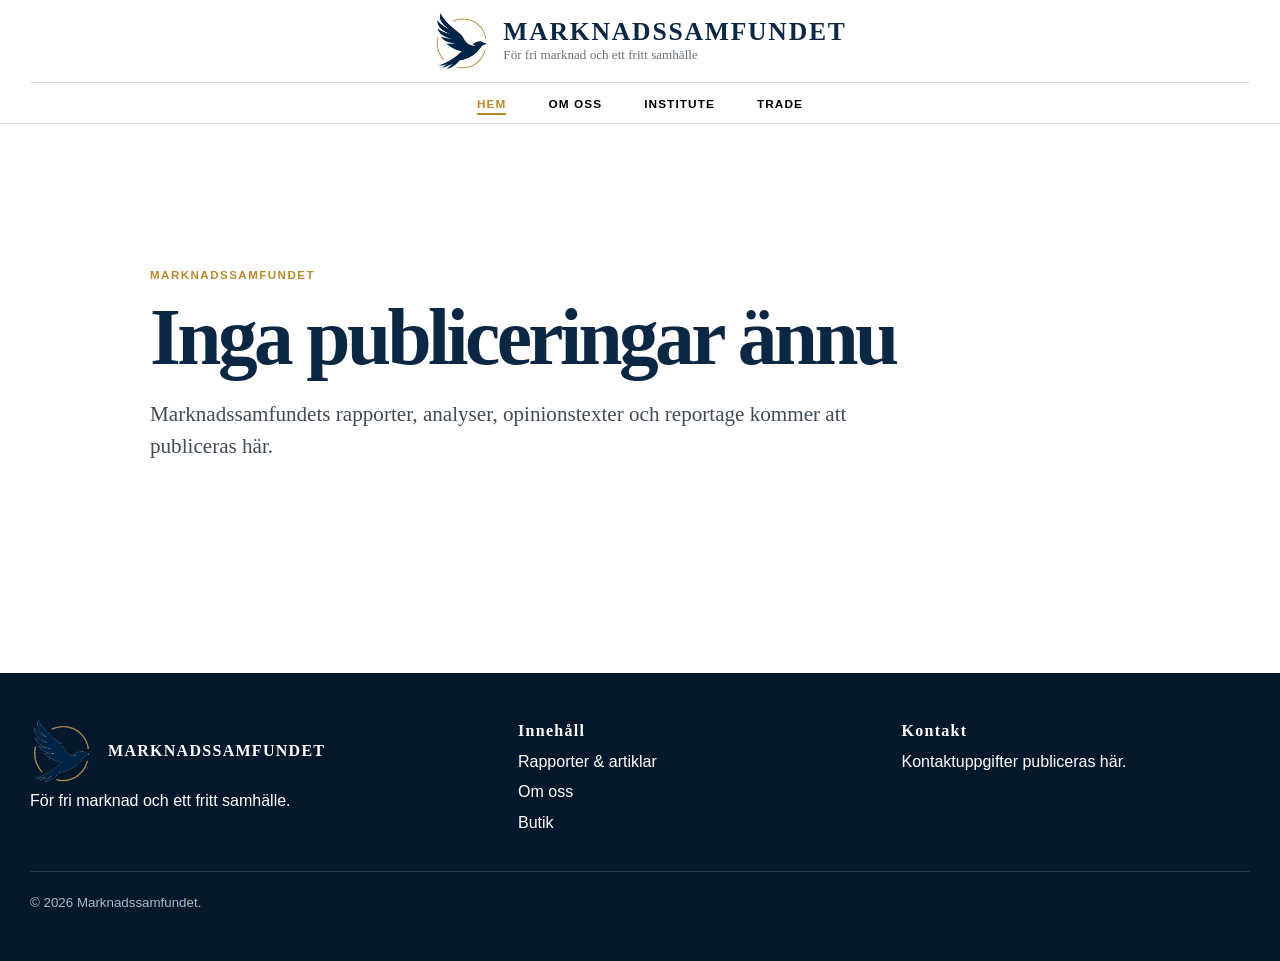
<file: index.html>
<!doctype html><html lang="sv"><head><meta charset="utf-8"><meta name="viewport" content="width=device-width,initial-scale=1"><meta name="description" content="Marknadssamfundet – För fri marknad och ett fritt samhälle."><title>Marknadssamfundet</title><link rel="icon" type="image/png" href="assets/favicon.png"><link rel="stylesheet" href="styles.css"></head><body><header class="masthead"><div class="wrap identity"><a href="index.html" aria-label="Marknadssamfundet, startsida"><img src="assets/mark-icon.png" alt=""></a><div class="identity-copy"><div class="identity-name">Marknadssamfundet</div><div class="identity-tagline">För fri marknad och ett fritt samhälle</div></div></div><button class="menu-toggle" aria-expanded="false" aria-controls="main-nav">Meny</button><nav id="main-nav" class="main-nav wrap" aria-label="Huvudmeny"><a href="index.html" class="active">Hem</a><a href="om.html">Om oss</a><a href="institute.html">Institute</a><a href="trade.html">Trade</a></nav></header><main class="page"><section class="wrap empty-state"><span class="kicker">Marknadssamfundet</span><h1>Inga publiceringar ännu</h1><p class="lead">Marknadssamfundets rapporter, analyser, opinionstexter och reportage kommer att publiceras här.</p></section></main><footer class="footer"><div class="wrap"><div class="footer-grid"><div><div class="footer-brand"><img src="assets/mark-icon.png" alt=""><strong>MARKNADSSAMFUNDET</strong></div><p>För fri marknad och ett fritt samhälle.</p></div><div><strong>Innehåll</strong><p><a href="arkiv.html">Rapporter & artiklar</a></p><p><a href="om.html">Om oss</a></p><p><a href="butik.html">Butik</a></p></div><div><strong>Kontakt</strong><p>Kontaktuppgifter publiceras här.</p></div></div><div class="legal"><small>© 2026 Marknadssamfundet.</small></div></div></footer><script src="script.js"></script></body></html>
</file>
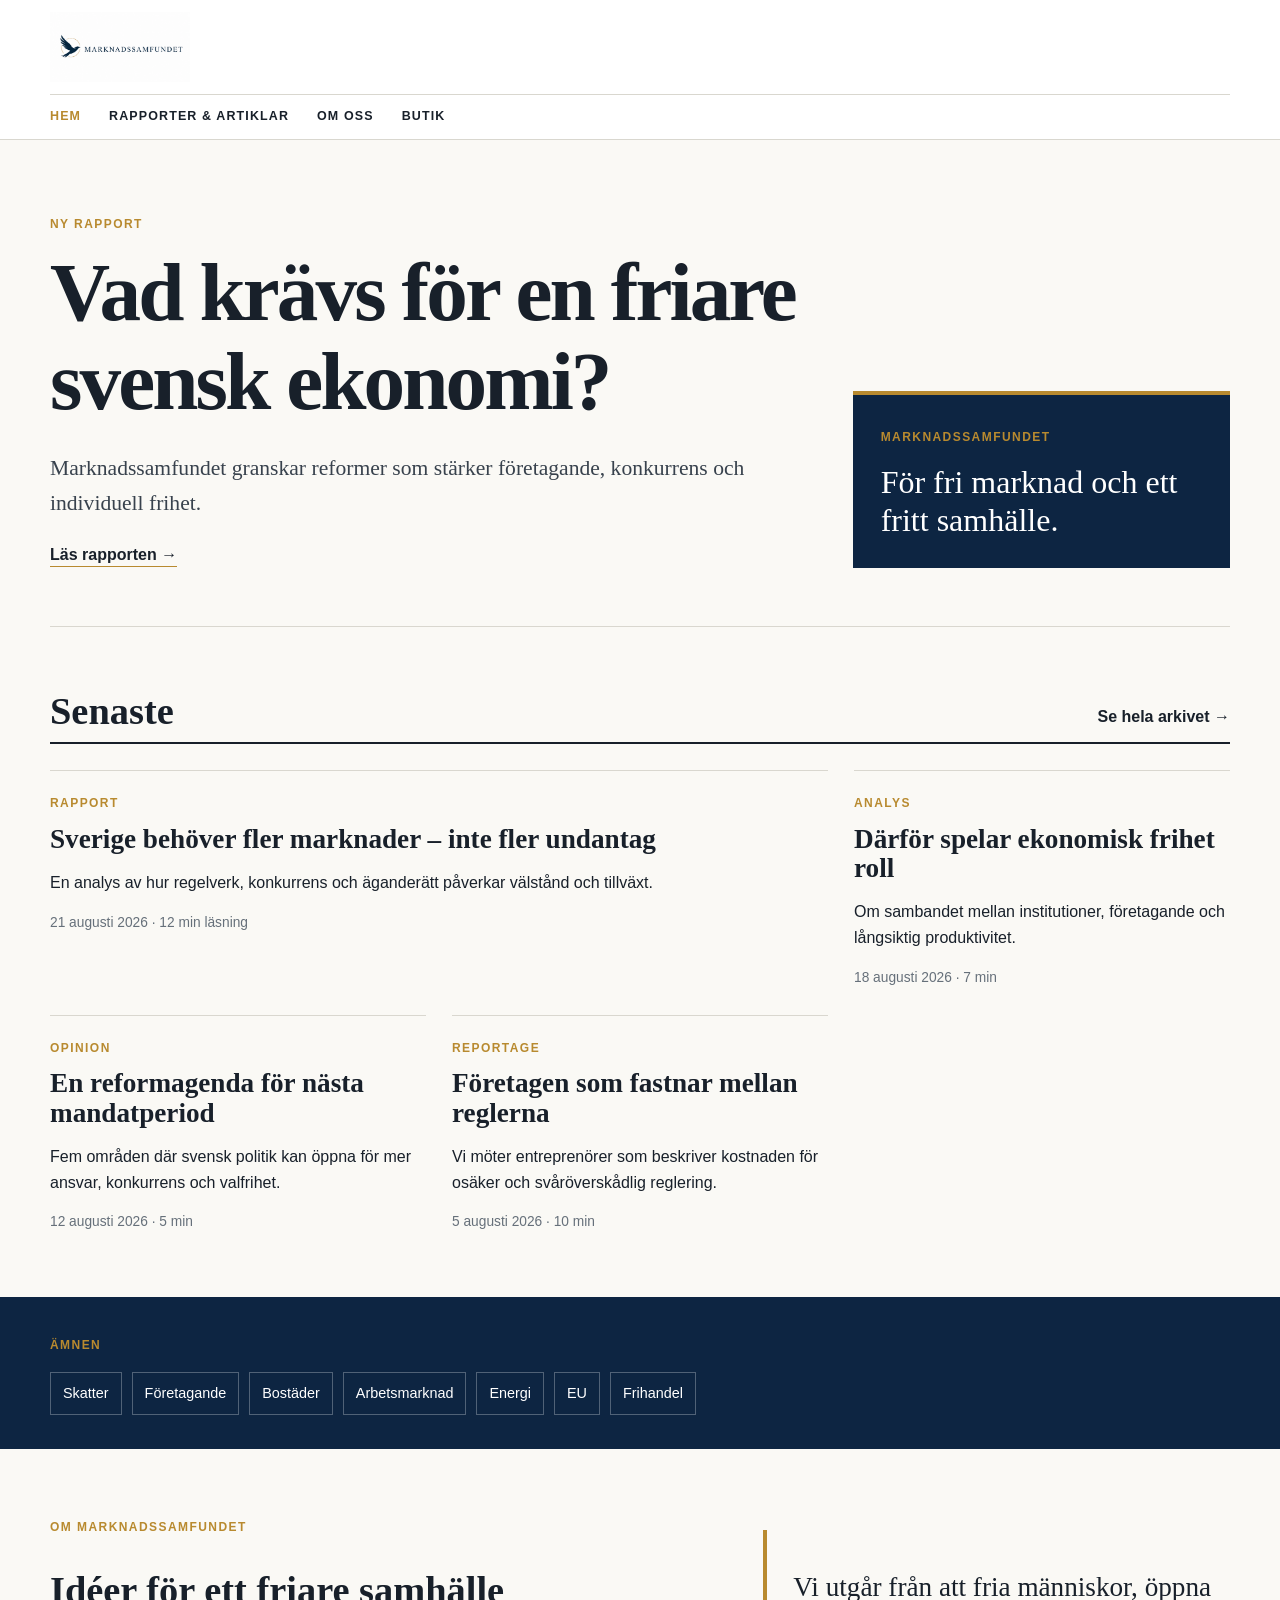
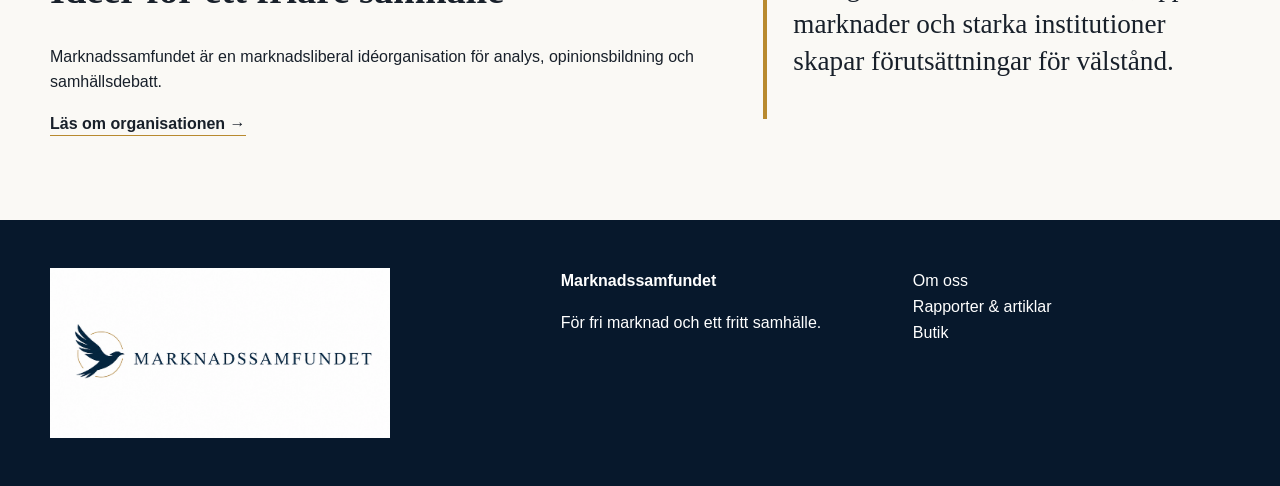
<file: marknadssamfundet-site-v1/index.html>
<!doctype html>
<html lang="sv">
<head>
  <meta charset="utf-8">
  <meta name="viewport" content="width=device-width, initial-scale=1">
  <meta name="description" content="Marknadssamfundet – För fri marknad och ett fritt samhälle.">
  <title>Marknadssamfundet</title>
  <link rel="stylesheet" href="styles.css">
</head>
<body>
  <header class="site-header">
    <div class="topbar">
      <a class="brand" href="index.html" aria-label="Marknadssamfundet, startsida">
        <img src="assets/logo-short.png" alt="Marknadssamfundet">
      </a>
      <button class="menu-toggle" aria-expanded="false" aria-controls="main-nav">Meny</button>
    </div>
    <nav id="main-nav" class="main-nav" aria-label="Huvudmeny">
      <a class="active" href="index.html">Hem</a>
      <a href="arkiv.html">Rapporter & artiklar</a>
      <a href="om.html">Om oss</a>
      <a href="butik.html">Butik</a>
    </nav>
  </header>

  <main>
    <section class="hero wrap">
      <div class="hero-copy">
        <span class="eyebrow">Ny rapport</span>
        <h1>Vad krävs för en friare svensk ekonomi?</h1>
        <p class="lead">Marknadssamfundet granskar reformer som stärker företagande, konkurrens och individuell frihet.</p>
        <a class="text-link" href="artikel.html">Läs rapporten <span aria-hidden="true">→</span></a>
      </div>
      <aside class="hero-panel">
        <span class="section-label">Marknadssamfundet</span>
        <blockquote>För fri marknad och ett fritt samhälle.</blockquote>
      </aside>
    </section>

    <section class="wrap section">
      <div class="section-heading">
        <h2>Senaste</h2>
        <a href="arkiv.html">Se hela arkivet →</a>
      </div>

      <div class="news-grid">
        <article class="card card-featured">
          <span class="tag">Rapport</span>
          <h3><a href="artikel.html">Sverige behöver fler marknader – inte fler undantag</a></h3>
          <p>En analys av hur regelverk, konkurrens och äganderätt påverkar välstånd och tillväxt.</p>
          <div class="meta">21 augusti 2026 · 12 min läsning</div>
        </article>

        <article class="card">
          <span class="tag">Analys</span>
          <h3><a href="artikel.html">Därför spelar ekonomisk frihet roll</a></h3>
          <p>Om sambandet mellan institutioner, företagande och långsiktig produktivitet.</p>
          <div class="meta">18 augusti 2026 · 7 min</div>
        </article>

        <article class="card">
          <span class="tag">Opinion</span>
          <h3><a href="artikel.html">En reformagenda för nästa mandatperiod</a></h3>
          <p>Fem områden där svensk politik kan öppna för mer ansvar, konkurrens och valfrihet.</p>
          <div class="meta">12 augusti 2026 · 5 min</div>
        </article>

        <article class="card">
          <span class="tag">Reportage</span>
          <h3><a href="artikel.html">Företagen som fastnar mellan reglerna</a></h3>
          <p>Vi möter entreprenörer som beskriver kostnaden för osäker och svåröverskådlig reglering.</p>
          <div class="meta">5 augusti 2026 · 10 min</div>
        </article>
      </div>
    </section>

    <section class="topic-strip">
      <div class="wrap">
        <span class="section-label">Ämnen</span>
        <div class="topics">
          <a href="arkiv.html?q=skatter">Skatter</a>
          <a href="arkiv.html?q=foretagande">Företagande</a>
          <a href="arkiv.html?q=bostader">Bostäder</a>
          <a href="arkiv.html?q=arbetsmarknad">Arbetsmarknad</a>
          <a href="arkiv.html?q=energi">Energi</a>
          <a href="arkiv.html?q=eu">EU</a>
          <a href="arkiv.html?q=handel">Frihandel</a>
        </div>
      </div>
    </section>

    <section class="wrap section split">
      <div>
        <span class="eyebrow">Om Marknadssamfundet</span>
        <h2>Idéer för ett friare samhälle</h2>
        <p>Marknadssamfundet är en marknadsliberal idéorganisation för analys, opinionsbildning och samhällsdebatt.</p>
        <a class="text-link" href="om.html">Läs om organisationen →</a>
      </div>
      <div class="quote-box">
        <p>Vi utgår från att fria människor, öppna marknader och starka institutioner skapar förutsättningar för välstånd.</p>
      </div>
    </section>
  </main>

  <footer class="site-footer">
    <div class="wrap footer-grid">
      <div>
        <img class="footer-logo" src="assets/logo-short.png" alt="Marknadssamfundet">
      </div>
      <div>
        <strong>Marknadssamfundet</strong>
        <p>För fri marknad och ett fritt samhälle.</p>
      </div>
      <div>
        <a href="om.html">Om oss</a><br>
        <a href="arkiv.html">Rapporter & artiklar</a><br>
        <a href="butik.html">Butik</a>
      </div>
    </div>
  </footer>

  <script src="script.js"></script>
</body>
</html>
</file>
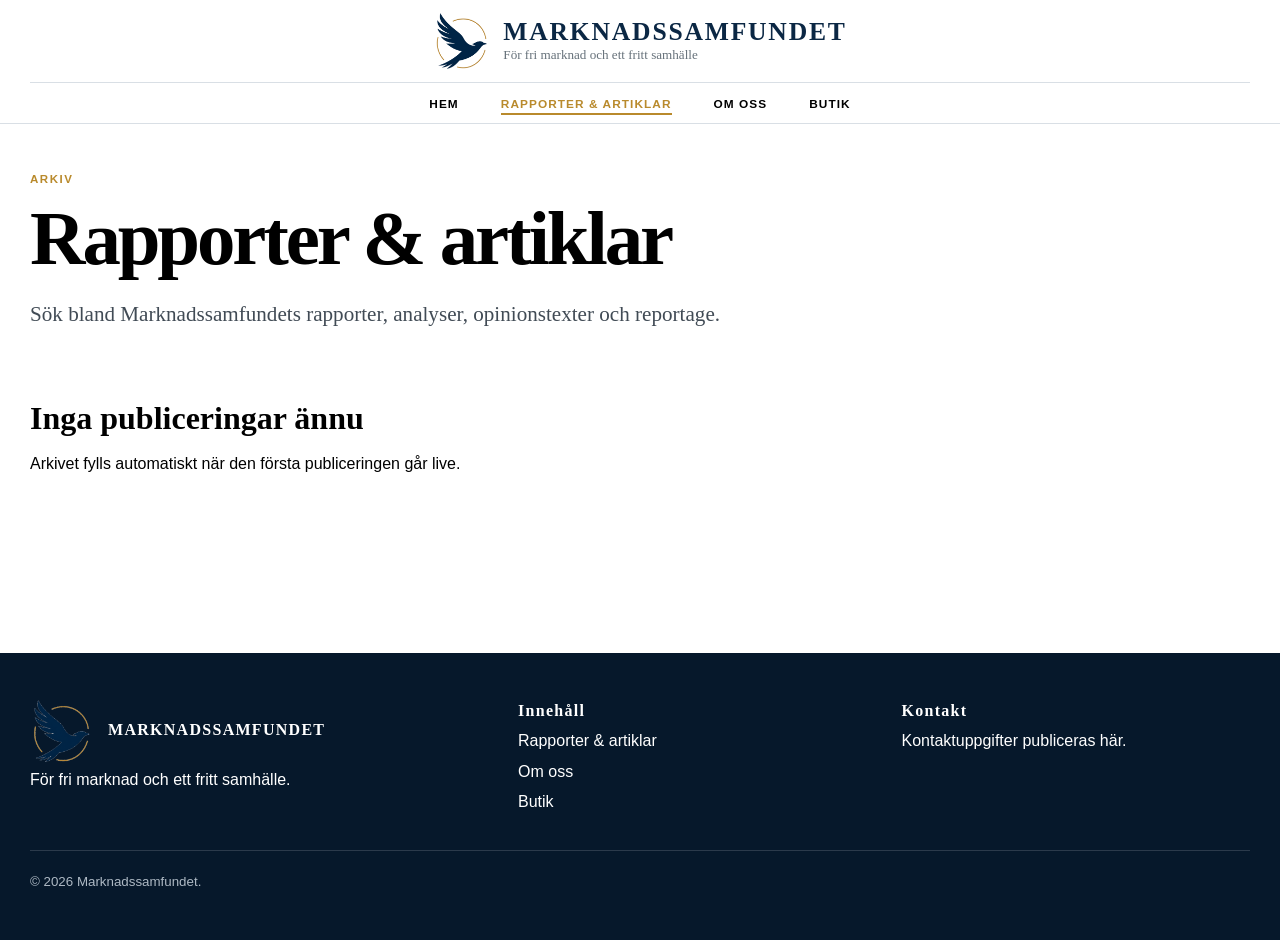
<file: arkiv.html>
<!doctype html><html lang="sv"><head><meta charset="utf-8"><meta name="viewport" content="width=device-width,initial-scale=1"><meta name="description" content="Marknadssamfundet – För fri marknad och ett fritt samhälle."><title>Rapporter & artiklar – Marknadssamfundet</title><link rel="icon" type="image/png" href="assets/favicon.png"><link rel="stylesheet" href="styles.css"></head><body><header class="masthead"><div class="wrap identity"><a href="index.html" aria-label="Marknadssamfundet, startsida"><img src="assets/mark-icon.png" alt=""></a><div class="identity-copy"><div class="identity-name">Marknadssamfundet</div><div class="identity-tagline">För fri marknad och ett fritt samhälle</div></div></div><button class="menu-toggle" aria-expanded="false" aria-controls="main-nav">Meny</button><nav id="main-nav" class="main-nav wrap" aria-label="Huvudmeny"><a href="index.html">Hem</a><a href="arkiv.html" class="active">Rapporter & artiklar</a><a href="om.html">Om oss</a><a href="butik.html">Butik</a></nav></header><main class="page"><div class="wrap"><header class="archive-header"><span class="kicker">Arkiv</span><h1>Rapporter & artiklar</h1><p class="lead">Sök bland Marknadssamfundets rapporter, analyser, opinionstexter och reportage.</p></header><section class="archive-empty"><h2>Inga publiceringar ännu</h2><p>Arkivet fylls automatiskt när den första publiceringen går live.</p></section></div></main><footer class="footer"><div class="wrap"><div class="footer-grid"><div><div class="footer-brand"><img src="assets/mark-icon.png" alt=""><strong>MARKNADSSAMFUNDET</strong></div><p>För fri marknad och ett fritt samhälle.</p></div><div><strong>Innehåll</strong><p><a href="arkiv.html">Rapporter & artiklar</a></p><p><a href="om.html">Om oss</a></p><p><a href="butik.html">Butik</a></p></div><div><strong>Kontakt</strong><p>Kontaktuppgifter publiceras här.</p></div></div><div class="legal"><small>© 2026 Marknadssamfundet.</small></div></div></footer><script src="script.js"></script></body></html>
</file>
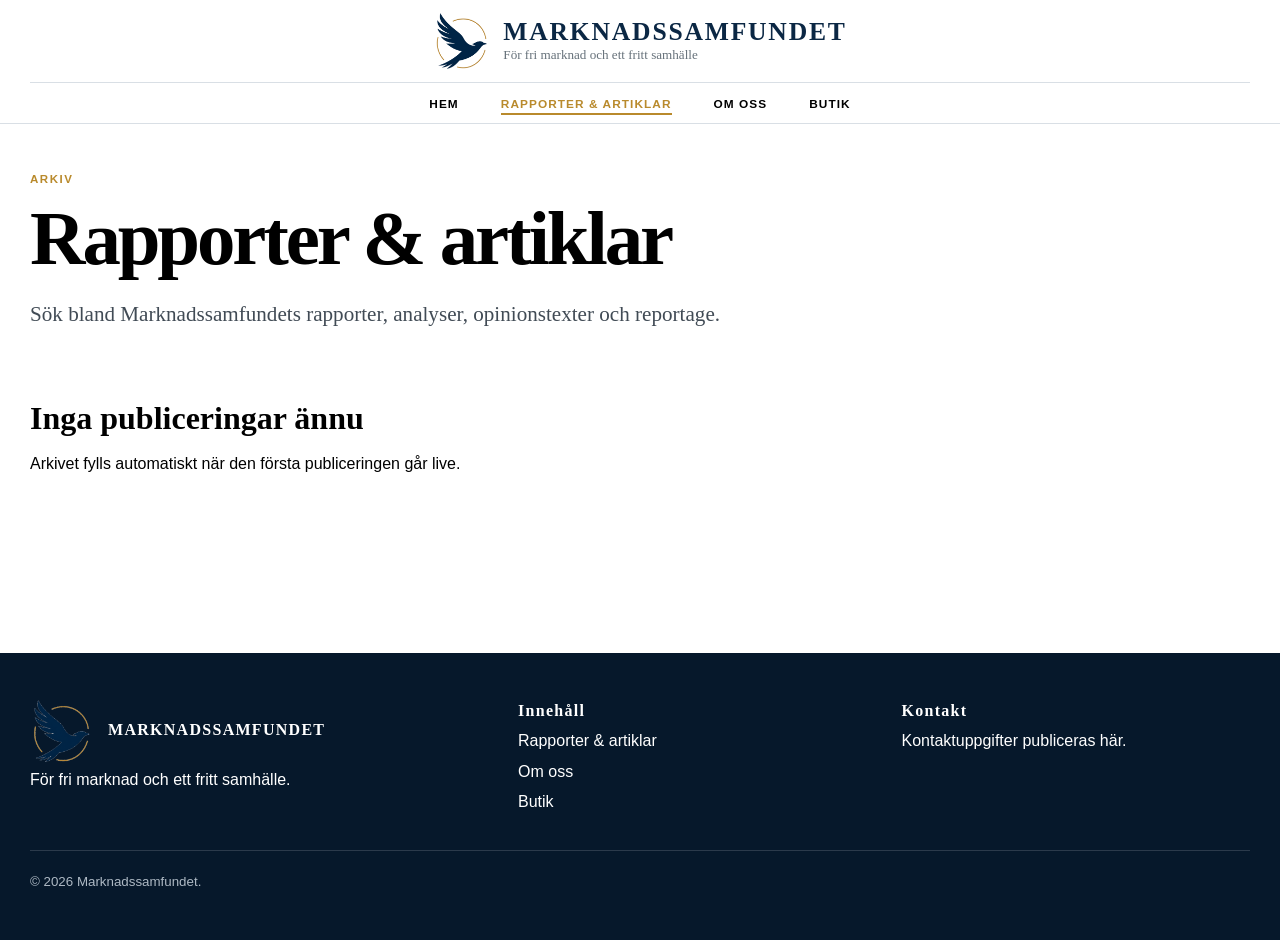
<file: artikel.html>
<!doctype html><html lang="sv"><head><meta charset="utf-8"><meta http-equiv="refresh" content="0; url=arkiv.html"><title>Marknadssamfundet</title></head><body><p><a href="arkiv.html">Fortsätt till Rapporter & artiklar</a></p></body></html>
</file>
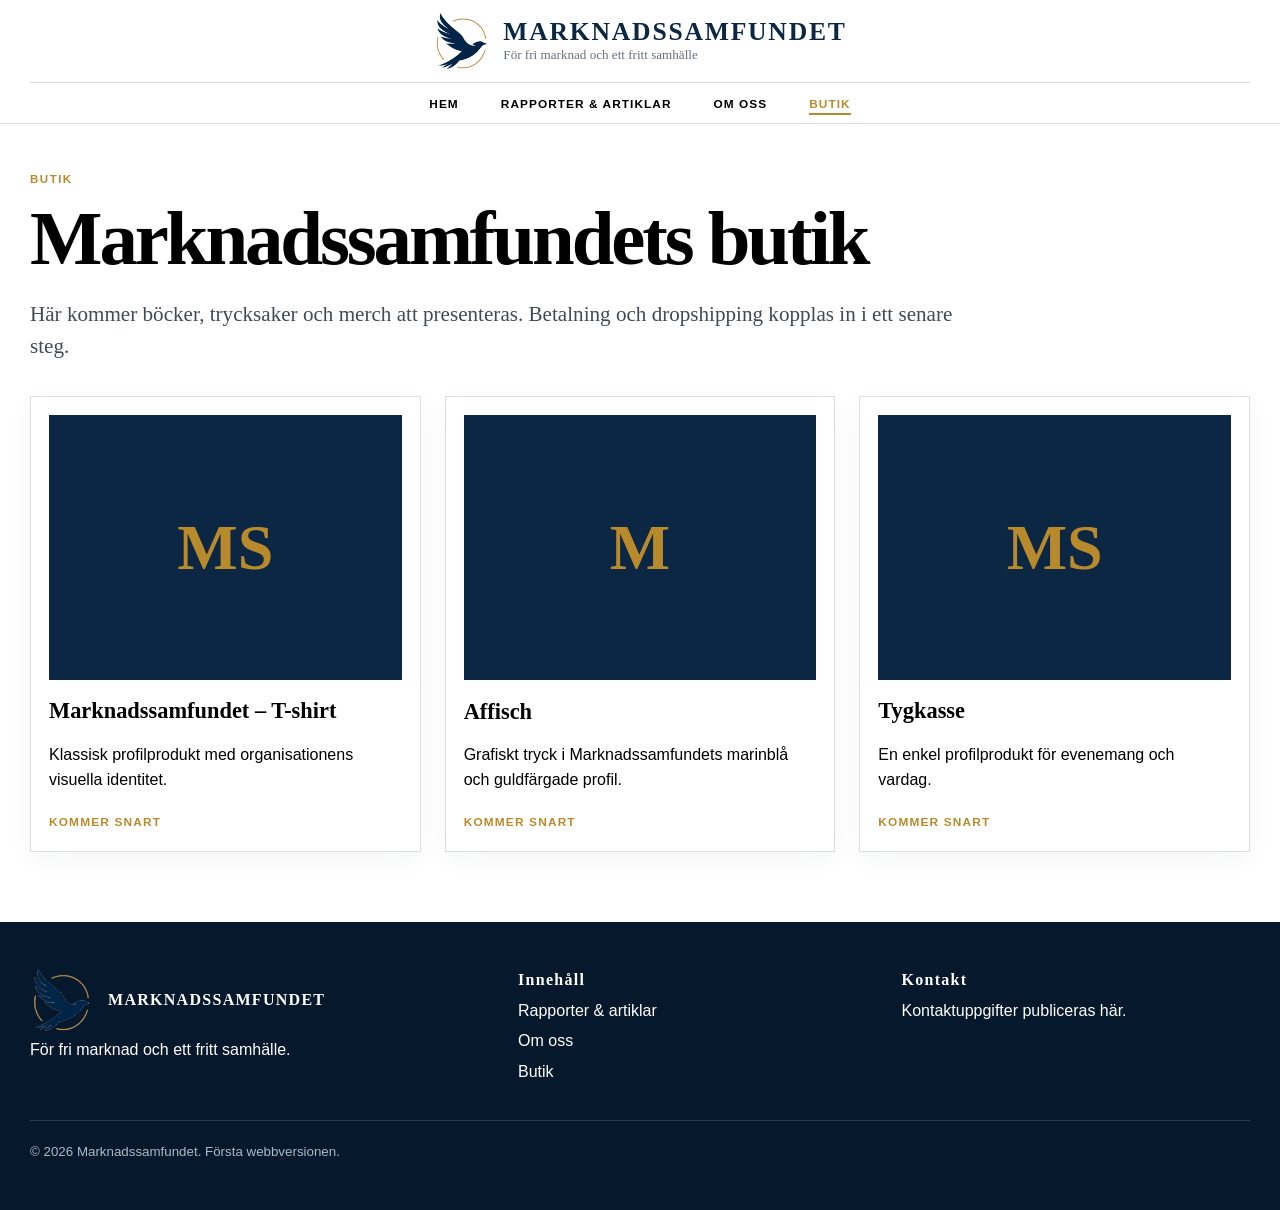
<file: butik.html>
<!doctype html><html lang="sv"><head><meta charset="utf-8"><meta name="viewport" content="width=device-width,initial-scale=1"><meta name="description" content="Marknadssamfundet – För fri marknad och ett fritt samhälle."><title>Butik – Marknadssamfundet</title><link rel="icon" type="image/png" href="assets/favicon.png"><link rel="stylesheet" href="styles.css"></head><body><header class="masthead"><div class="wrap identity"><a href="index.html" aria-label="Marknadssamfundet, startsida"><img src="assets/mark-icon.png" alt=""></a><div class="identity-copy"><div class="identity-name">Marknadssamfundet</div><div class="identity-tagline">För fri marknad och ett fritt samhälle</div></div></div><button class="menu-toggle" aria-expanded="false" aria-controls="main-nav">Meny</button><nav id="main-nav" class="main-nav wrap" aria-label="Huvudmeny"><a href="index.html" class="">Hem</a><a href="arkiv.html" class="">Rapporter & artiklar</a><a href="om.html" class="">Om oss</a><a href="butik.html" class="active">Butik</a></nav></header><main class="page"><div class="wrap"><header class="shop-header"><span class="kicker">Butik</span><h1>Marknadssamfundets butik</h1><p class="lead">Här kommer böcker, trycksaker och merch att presenteras. Betalning och dropshipping kopplas in i ett senare steg.</p></header><div class="shop-grid"><article class="shop-card"><div class="product-visual">MS</div><h2>Marknadssamfundet – T-shirt</h2><p>Klassisk profilprodukt med organisationens visuella identitet.</p><span class="coming">Kommer snart</span></article><article class="shop-card"><div class="product-visual">M</div><h2>Affisch</h2><p>Grafiskt tryck i Marknadssamfundets marinblå och guldfärgade profil.</p><span class="coming">Kommer snart</span></article><article class="shop-card"><div class="product-visual">MS</div><h2>Tygkasse</h2><p>En enkel profilprodukt för evenemang och vardag.</p><span class="coming">Kommer snart</span></article></div></div></main><footer class="footer"><div class="wrap"><div class="footer-grid"><div><div class="footer-brand"><img src="assets/mark-icon.png" alt=""><strong>MARKNADSSAMFUNDET</strong></div><p>För fri marknad och ett fritt samhälle.</p></div><div><strong>Innehåll</strong><p><a href="arkiv.html">Rapporter & artiklar</a></p><p><a href="om.html">Om oss</a></p><p><a href="butik.html">Butik</a></p></div><div><strong>Kontakt</strong><p>Kontaktuppgifter publiceras här.</p></div></div><div class="legal"><small>© 2026 Marknadssamfundet. Första webbversionen.</small></div></div></footer><script src="script.js"></script></body></html>
</file>
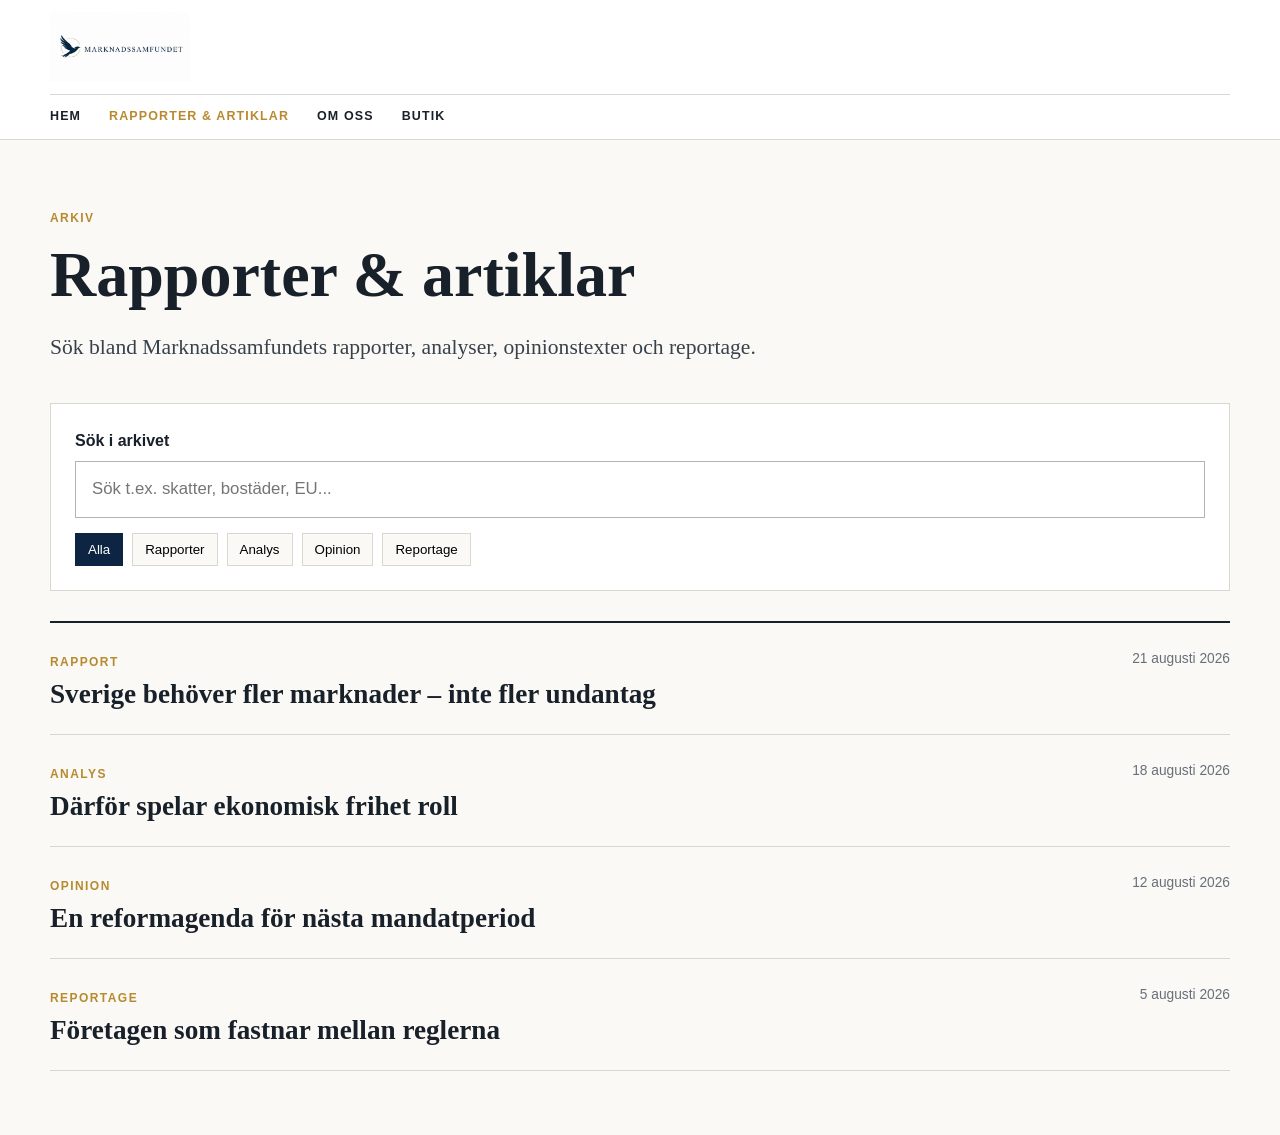
<file: marknadssamfundet-site-v1/arkiv.html>
<!doctype html>
<html lang="sv">
<head>
  <meta charset="utf-8">
  <meta name="viewport" content="width=device-width, initial-scale=1">
  <title>Rapporter & artiklar – Marknadssamfundet</title>
  <link rel="stylesheet" href="styles.css">
</head>
<body>
  <header class="site-header">
    <div class="topbar">
      <a class="brand" href="index.html"><img src="assets/logo-short.png" alt="Marknadssamfundet"></a>
      <button class="menu-toggle" aria-expanded="false" aria-controls="main-nav">Meny</button>
    </div>
    <nav id="main-nav" class="main-nav">
      <a href="index.html">Hem</a>
      <a class="active" href="arkiv.html">Rapporter & artiklar</a>
      <a href="om.html">Om oss</a>
      <a href="butik.html">Butik</a>
    </nav>
  </header>

  <main class="wrap section">
    <span class="eyebrow">Arkiv</span>
    <h1>Rapporter & artiklar</h1>
    <p class="lead narrow">Sök bland Marknadssamfundets rapporter, analyser, opinionstexter och reportage.</p>

    <div class="search-panel">
      <label for="search">Sök i arkivet</label>
      <input id="search" type="search" placeholder="Sök t.ex. skatter, bostäder, EU..." autocomplete="off">
      <div class="filters">
        <button class="filter active" data-filter="alla">Alla</button>
        <button class="filter" data-filter="rapport">Rapporter</button>
        <button class="filter" data-filter="analys">Analys</button>
        <button class="filter" data-filter="opinion">Opinion</button>
        <button class="filter" data-filter="reportage">Reportage</button>
      </div>
    </div>

    <div id="archive-list" class="archive-list">
      <article class="archive-item" data-type="rapport" data-search="sverige marknader regler konkurrens äganderätt">
        <div><span class="tag">Rapport</span><h2><a href="artikel.html">Sverige behöver fler marknader – inte fler undantag</a></h2></div>
        <div class="meta">21 augusti 2026</div>
      </article>
      <article class="archive-item" data-type="analys" data-search="ekonomisk frihet institutioner företagande produktivitet">
        <div><span class="tag">Analys</span><h2><a href="artikel.html">Därför spelar ekonomisk frihet roll</a></h2></div>
        <div class="meta">18 augusti 2026</div>
      </article>
      <article class="archive-item" data-type="opinion" data-search="reformagenda mandatperiod skatter arbetsmarknad bostäder">
        <div><span class="tag">Opinion</span><h2><a href="artikel.html">En reformagenda för nästa mandatperiod</a></h2></div>
        <div class="meta">12 augusti 2026</div>
      </article>
      <article class="archive-item" data-type="reportage" data-search="företag regler entreprenörer reglering">
        <div><span class="tag">Reportage</span><h2><a href="artikel.html">Företagen som fastnar mellan reglerna</a></h2></div>
        <div class="meta">5 augusti 2026</div>
      </article>
    </div>

    <p id="no-results" class="no-results" hidden>Inga träffar. Prova ett annat sökord eller filter.</p>
  </main>

  <script src="script.js"></script>
</body>
</html>
</file>
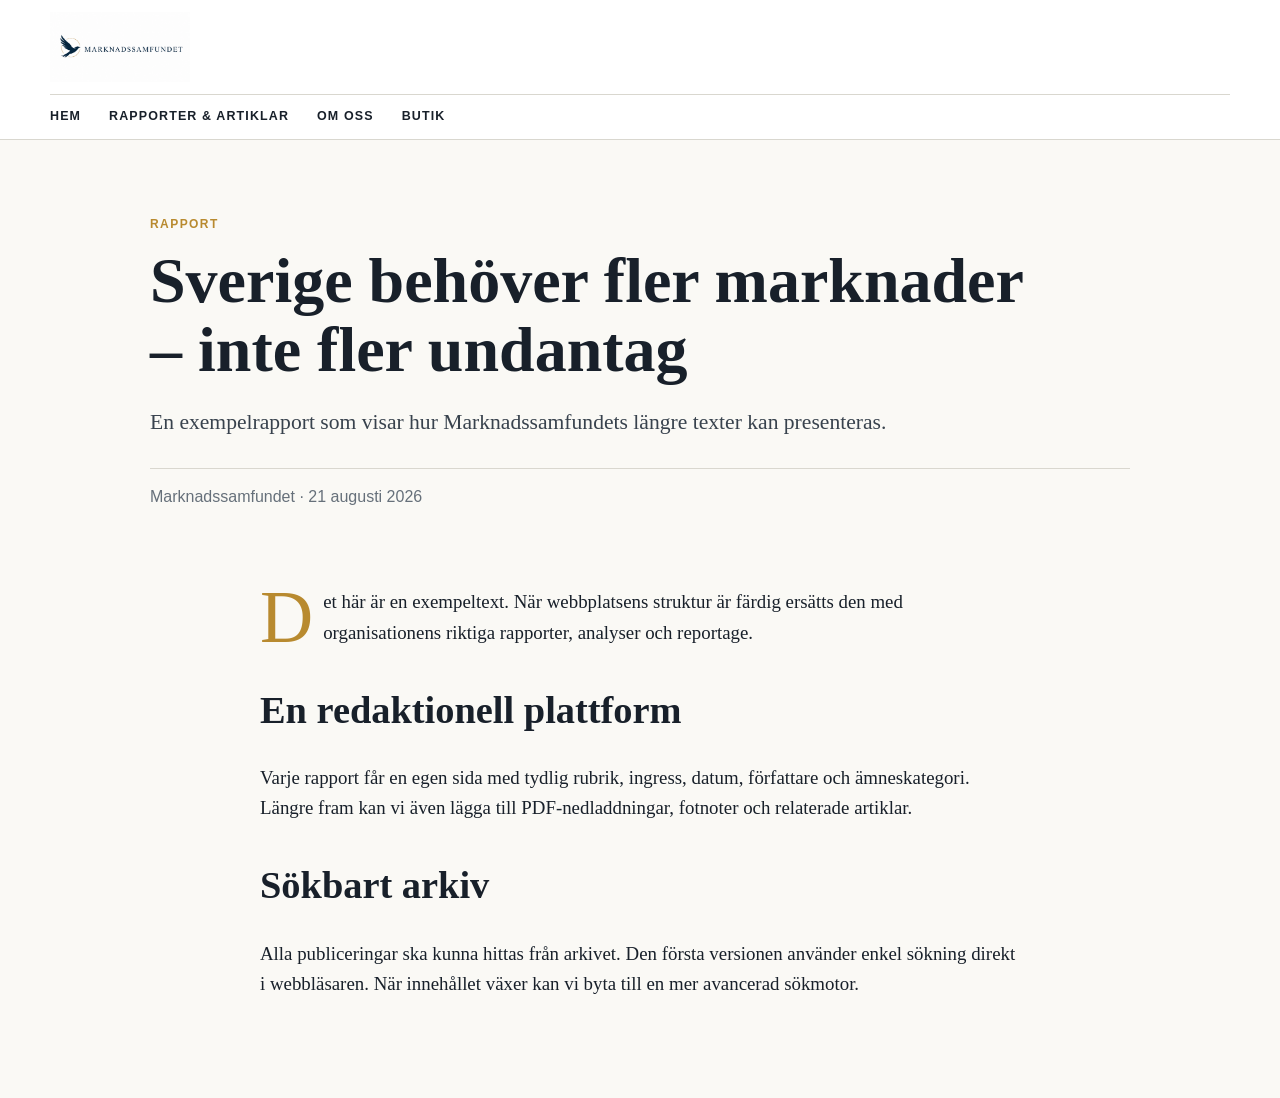
<file: marknadssamfundet-site-v1/artikel.html>
<!doctype html>
<html lang="sv">
<head>
  <meta charset="utf-8">
  <meta name="viewport" content="width=device-width, initial-scale=1">
  <title>Sverige behöver fler marknader – Marknadssamfundet</title>
  <link rel="stylesheet" href="styles.css">
</head>
<body>
  <header class="site-header">
    <div class="topbar">
      <a class="brand" href="index.html"><img src="assets/logo-short.png" alt="Marknadssamfundet"></a>
      <button class="menu-toggle" aria-expanded="false" aria-controls="main-nav">Meny</button>
    </div>
    <nav id="main-nav" class="main-nav">
      <a href="index.html">Hem</a>
      <a href="arkiv.html">Rapporter & artiklar</a>
      <a href="om.html">Om oss</a>
      <a href="butik.html">Butik</a>
    </nav>
  </header>

  <article class="article-page">
    <header class="article-header wrap">
      <span class="eyebrow">Rapport</span>
      <h1>Sverige behöver fler marknader – inte fler undantag</h1>
      <p class="lead">En exempelrapport som visar hur Marknadssamfundets längre texter kan presenteras.</p>
      <div class="byline">Marknadssamfundet · 21 augusti 2026</div>
    </header>

    <div class="article-body">
      <p class="dropcap">Det här är en exempeltext. När webbplatsens struktur är färdig ersätts den med organisationens riktiga rapporter, analyser och reportage.</p>
      <h2>En redaktionell plattform</h2>
      <p>Varje rapport får en egen sida med tydlig rubrik, ingress, datum, författare och ämneskategori. Längre fram kan vi även lägga till PDF-nedladdningar, fotnoter och relaterade artiklar.</p>
      <h2>Sökbart arkiv</h2>
      <p>Alla publiceringar ska kunna hittas från arkivet. Den första versionen använder enkel sökning direkt i webbläsaren. När innehållet växer kan vi byta till en mer avancerad sökmotor.</p>
    </div>
  </article>

  <script src="script.js"></script>
</body>
</html>
</file>
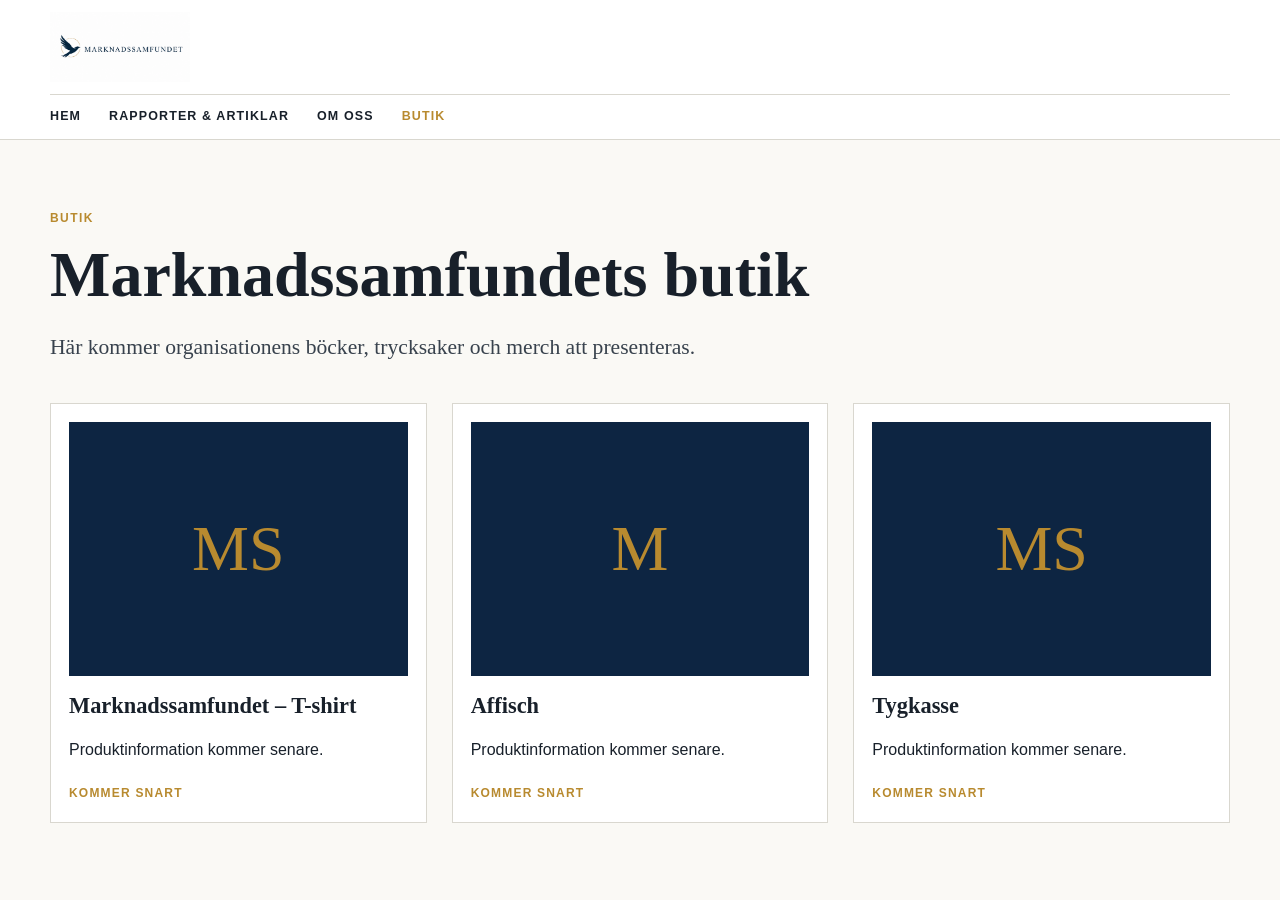
<file: marknadssamfundet-site-v1/butik.html>
<!doctype html>
<html lang="sv">
<head>
  <meta charset="utf-8">
  <meta name="viewport" content="width=device-width, initial-scale=1">
  <title>Butik – Marknadssamfundet</title>
  <link rel="stylesheet" href="styles.css">
</head>
<body>
  <header class="site-header">
    <div class="topbar">
      <a class="brand" href="index.html"><img src="assets/logo-short.png" alt="Marknadssamfundet"></a>
      <button class="menu-toggle" aria-expanded="false" aria-controls="main-nav">Meny</button>
    </div>
    <nav id="main-nav" class="main-nav">
      <a href="index.html">Hem</a>
      <a href="arkiv.html">Rapporter & artiklar</a>
      <a href="om.html">Om oss</a>
      <a class="active" href="butik.html">Butik</a>
    </nav>
  </header>

  <main class="wrap section">
    <span class="eyebrow">Butik</span>
    <h1>Marknadssamfundets butik</h1>
    <p class="lead narrow">Här kommer organisationens böcker, trycksaker och merch att presenteras.</p>

    <div class="shop-grid">
      <article class="product-card">
        <div class="product-placeholder">MS</div>
        <h2>Marknadssamfundet – T-shirt</h2>
        <p>Produktinformation kommer senare.</p>
        <span class="coming-soon">Kommer snart</span>
      </article>
      <article class="product-card">
        <div class="product-placeholder">M</div>
        <h2>Affisch</h2>
        <p>Produktinformation kommer senare.</p>
        <span class="coming-soon">Kommer snart</span>
      </article>
      <article class="product-card">
        <div class="product-placeholder">MS</div>
        <h2>Tygkasse</h2>
        <p>Produktinformation kommer senare.</p>
        <span class="coming-soon">Kommer snart</span>
      </article>
    </div>
  </main>

  <script src="script.js"></script>
</body>
</html>
</file>
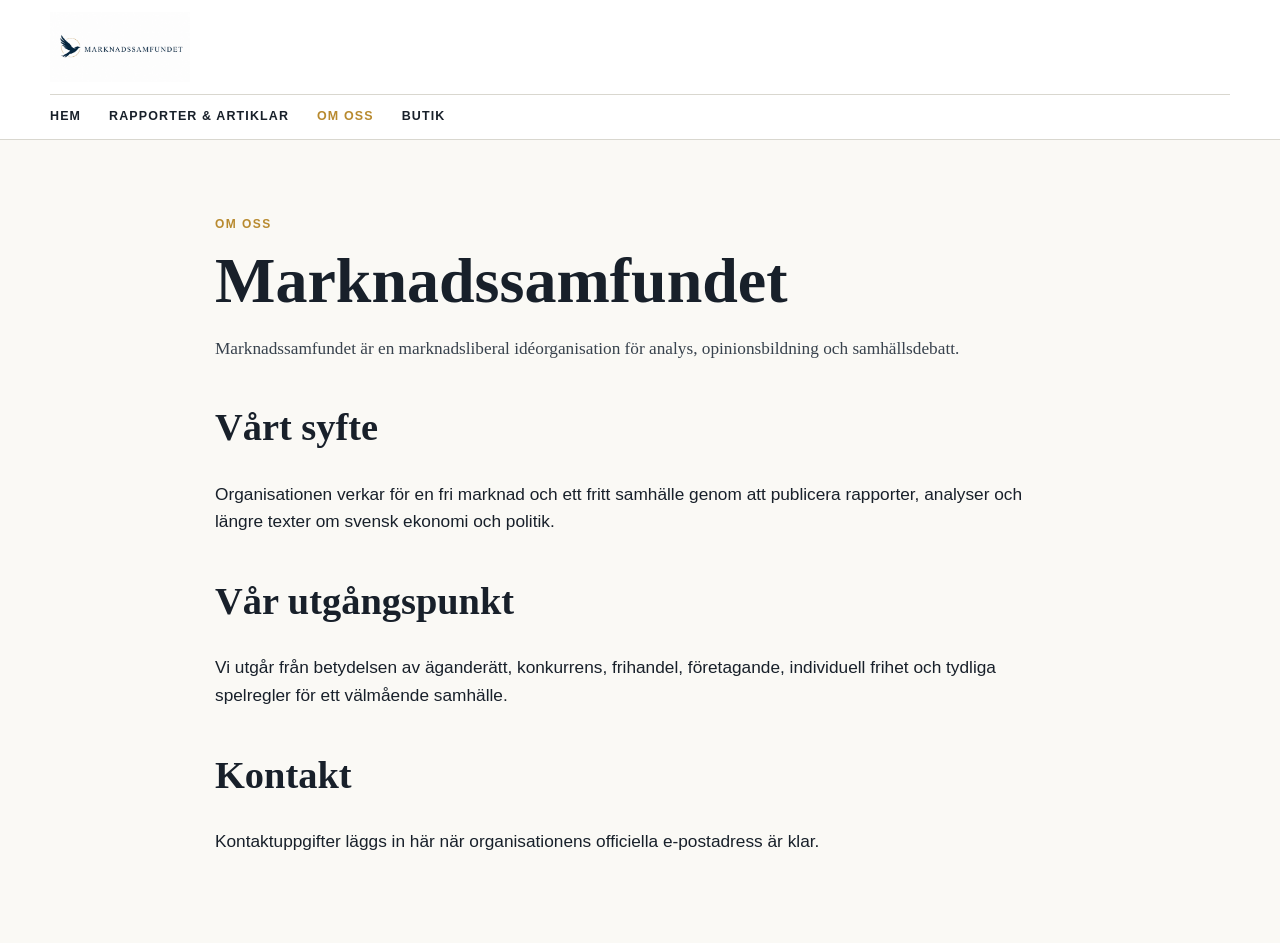
<file: marknadssamfundet-site-v1/om.html>
<!doctype html>
<html lang="sv">
<head>
  <meta charset="utf-8">
  <meta name="viewport" content="width=device-width, initial-scale=1">
  <title>Om oss – Marknadssamfundet</title>
  <link rel="stylesheet" href="styles.css">
</head>
<body>
  <header class="site-header">
    <div class="topbar">
      <a class="brand" href="index.html"><img src="assets/logo-short.png" alt="Marknadssamfundet"></a>
      <button class="menu-toggle" aria-expanded="false" aria-controls="main-nav">Meny</button>
    </div>
    <nav id="main-nav" class="main-nav">
      <a href="index.html">Hem</a>
      <a href="arkiv.html">Rapporter & artiklar</a>
      <a class="active" href="om.html">Om oss</a>
      <a href="butik.html">Butik</a>
    </nav>
  </header>

  <main class="wrap prose">
    <span class="eyebrow">Om oss</span>
    <h1>Marknadssamfundet</h1>
    <p class="lead">Marknadssamfundet är en marknadsliberal idéorganisation för analys, opinionsbildning och samhällsdebatt.</p>

    <h2>Vårt syfte</h2>
    <p>Organisationen verkar för en fri marknad och ett fritt samhälle genom att publicera rapporter, analyser och längre texter om svensk ekonomi och politik.</p>

    <h2>Vår utgångspunkt</h2>
    <p>Vi utgår från betydelsen av äganderätt, konkurrens, frihandel, företagande, individuell frihet och tydliga spelregler för ett välmående samhälle.</p>

    <h2>Kontakt</h2>
    <p>Kontaktuppgifter läggs in här när organisationens officiella e-postadress är klar.</p>
  </main>

  <script src="script.js"></script>
</body>
</html>
</file>
<file: styles.css>
:root{--navy:#0b2744;--navy2:#061b31;--gold:#b98a2c;--link:#161b21;--muted:#66717a;--paper:#ffffff;--paper2:#ffffff;--sand:#f4f6f8;--white:#ffffff;--rule:#d9dfe5;--serif:Georgia,"Times New Roman",serif;--sans:-apple-system,BlinkMacSystemFont,"Segoe UI",Arial,sans-serif}*{box-sizing:border-box}html{scroll-behavior:smooth}body{margin:0;background:var(--paper);color:var(--ink);font-family:var(--sans);line-height:1.55}a{color:inherit}img{display:block;max-width:100%}.wrap{width:min(1220px,calc(100% - 42px));margin:auto}.masthead{background:var(--white);border-bottom:1px solid var(--rule)}.identity{min-height:126px;display:flex;align-items:center;justify-content:center;gap:18px;padding:20px 0}.identity img{width:82px;height:82px;object-fit:contain}.identity-copy{text-align:center}.identity-name{font:600 clamp(1.65rem,3.2vw,2.7rem)/1 var(--serif);letter-spacing:.13em;color:var(--navy);text-transform:uppercase}.identity-tagline{margin-top:10px;font:italic 1.02rem var(--serif);color:#33404c}.main-nav{border-top:1px solid var(--rule);display:flex;justify-content:center;gap:44px;position:relative}.main-nav a{padding:14px 0 12px;text-decoration:none;text-transform:uppercase;font-size:.74rem;letter-spacing:.12em;font-weight:800;border-bottom:3px solid transparent}.main-nav a:hover,.main-nav a.active{color:var(--gold);border-bottom-color:var(--gold)}.menu-toggle{display:none}.newsline{background:var(--navy);color:#fff}.newsline .wrap{display:flex;gap:18px;align-items:center;min-height:38px;font-size:.82rem}.newsline strong{color:#f4d99a;text-transform:uppercase;letter-spacing:.1em}.newsline a{text-decoration:none;white-space:nowrap;overflow:hidden;text-overflow:ellipsis}.page{padding:42px 0 70px}.kicker,.tag,.section-kicker{font-weight:800;color:var(--gold);text-transform:uppercase;letter-spacing:.13em;font-size:.72rem}.front-grid{display:grid;grid-template-columns:1.65fr .85fr;gap:28px;border-bottom:1px solid var(--rule);padding-bottom:35px}.lead-story{padding-right:28px;border-right:1px solid var(--rule)}.lead-story h1{font:600 clamp(3rem,6.2vw,6.1rem)/.96 var(--serif);letter-spacing:-.045em;margin:10px 0 20px}.lead-story .dek{font:1.3rem/1.5 var(--serif);color:#3c4650;max-width:800px}.story-link{display:inline-block;margin-top:12px;text-decoration:none;font-weight:800;border-bottom:1px solid var(--gold);padding-bottom:3px}.side-stack{display:grid;grid-template-rows:1fr 1fr;gap:24px}.side-story{border-bottom:1px solid var(--rule);padding-bottom:20px}.side-story:last-child{border-bottom:0}.side-story h2{font:600 2rem/1.06 var(--serif);margin:8px 0 10px}.side-story p{margin:0;color:#47515b}.meta{font-size:.82rem;color:var(--muted);margin-top:13px}.section{padding:48px 0;border-bottom:1px solid var(--rule)}.section-head{display:flex;justify-content:space-between;align-items:flex-end;gap:16px;border-bottom:3px solid var(--ink);padding-bottom:10px;margin-bottom:24px}.section-head h2{margin:0;font:600 2.15rem var(--serif)}.section-head a{text-decoration:none;font-weight:700;font-size:.88rem}.latest-grid{display:grid;grid-template-columns:1.25fr .75fr;gap:38px}.latest-list{counter-reset:item}.latest-item{counter-increment:item;display:grid;grid-template-columns:50px 1fr auto;gap:15px;padding:20px 0;border-bottom:1px solid var(--rule);align-items:start}.latest-item:before{content:counter(item,decimal-leading-zero);font:600 1rem var(--serif);color:var(--gold)}.latest-item h3{font:600 1.45rem/1.12 var(--serif);margin:0 0 6px}.latest-item h3 a{text-decoration:none}.latest-item h3 a:hover{text-decoration:underline}.latest-item .meta{margin:0}.editorial-box{background:var(--navy);color:#fff;padding:28px;align-self:start}.editorial-box h3{font:600 2rem/1.1 var(--serif);margin:10px 0}.editorial-box p{color:#d7dee5}.report-grid,.opinion-grid,.shop-grid,.principles{display:grid;grid-template-columns:repeat(3,1fr);gap:24px}.report-card{background:var(--white);border:1px solid var(--rule);padding:22px;min-height:285px;display:flex;flex-direction:column}.report-card .number{font:600 3.8rem var(--serif);color:var(--navy);opacity:.12}.report-card h3{font:600 1.55rem/1.1 var(--serif);margin:10px 0}.report-card p{color:#4a545d}.report-card .meta{margin-top:auto}.opinion-card{border-top:4px solid var(--navy);padding-top:16px}.opinion-card h3{font:600 1.6rem/1.1 var(--serif);margin:8px 0}.topics{background:var(--navy2);color:#fff;padding:34px 0}.topic-links{display:flex;flex-wrap:wrap;gap:10px;margin-top:13px}.topic-links a{border:1px solid rgba(255,255,255,.25);padding:8px 12px;text-decoration:none;font-size:.88rem}.topic-links a:hover{background:#fff;color:var(--navy)}.archive-header,.about-header,.shop-header{max-width:930px;margin-bottom:34px}.archive-header h1,.about-header h1,.shop-header h1,.article-header h1{font:600 clamp(3rem,6vw,5.8rem)/1 var(--serif);letter-spacing:-.04em;margin:10px 0 17px}.lead{font:1.32rem/1.5 var(--serif);color:#414b55}.search-box{background:#fff;border:1px solid var(--rule);padding:24px;margin:28px 0}.search-box label{display:block;font-weight:800;margin-bottom:9px}.search-box input{width:100%;padding:15px 16px;font:1rem var(--sans);border:1px solid #aeb4ba;background:#fff}.filters{display:flex;flex-wrap:wrap;gap:8px;margin-top:14px}.filter{border:1px solid var(--rule);background:var(--paper);padding:8px 11px;cursor:pointer}.filter.active{background:var(--navy);border-color:var(--navy);color:#fff}.archive-list{border-top:3px solid var(--ink)}.archive-item{display:grid;grid-template-columns:1fr auto;gap:22px;padding:25px 0;border-bottom:1px solid var(--rule)}.archive-item h2{font:600 1.8rem/1.1 var(--serif);margin:5px 0}.archive-item h2 a{text-decoration:none}.archive-item h2 a:hover{text-decoration:underline}.no-results{padding:28px 0;color:var(--muted)}.article-header{max-width:1040px;padding:54px 0 28px}.article-header .lead{max-width:850px}.byline{border-top:1px solid var(--rule);border-bottom:1px solid var(--rule);padding:14px 0;color:var(--muted);margin-top:26px}.article-layout{display:grid;grid-template-columns:160px minmax(0,760px) 1fr;gap:32px;padding:24px 0 70px}.article-aside{font-size:.82rem;color:var(--muted)}.article-aside strong{display:block;color:var(--ink);margin-bottom:5px}.article-body{font:1.19rem/1.76 var(--serif)}.article-body h2{font:600 2.15rem/1.15 var(--serif);margin-top:42px}.article-body .dropcap:first-letter{float:left;font-size:4.7rem;line-height:.82;padding-right:10px;color:var(--gold)}.pullquote{border-left:4px solid var(--gold);padding:5px 0 5px 20px;margin:34px 0;font:italic 1.55rem/1.35 var(--serif);color:var(--navy)}.related{background:#fff;border:1px solid var(--rule);padding:20px;align-self:start}.related h3{font:600 1.3rem var(--serif)}.about-grid{display:grid;grid-template-columns:1.1fr .9fr;gap:60px}.prose{font-size:1.06rem}.prose h2{font:600 2rem var(--serif);margin-top:38px}.principle{background:#fff;border-top:4px solid var(--gold);padding:20px}.principle h3{font:600 1.4rem var(--serif);margin:0 0 8px}.shop-card{background:#fff;border:1px solid var(--rule);padding:18px}.product-visual{aspect-ratio:4/3;background:var(--navy);display:grid;place-items:center;color:var(--gold);font:600 4rem var(--serif)}.shop-card h2{font:600 1.4rem var(--serif)}.coming{font-size:.74rem;font-weight:800;letter-spacing:.1em;text-transform:uppercase;color:var(--gold)}.footer{background:#06182b;color:#fff;padding:46px 0}.footer-grid{display:grid;grid-template-columns:1.3fr 1fr 1fr;gap:35px}.footer-brand{display:flex;align-items:center;gap:14px}.footer-brand img{width:64px}.footer strong{font-family:var(--serif);letter-spacing:.08em}.footer a{color:#fff;text-decoration:none}.footer small{color:#aeb9c4}.footer p{margin:.35rem 0}.legal{border-top:1px solid rgba(255,255,255,.15);margin-top:30px;padding-top:18px}.sr-only{position:absolute;width:1px;height:1px;padding:0;margin:-1px;overflow:hidden;clip:rect(0,0,0,0);white-space:nowrap;border:0}@media(max-width:900px){.identity{justify-content:flex-start}.identity-copy{text-align:left}.identity-name{font-size:1.55rem}.identity-tagline{font-size:.9rem}.main-nav{justify-content:flex-start;gap:24px;overflow:auto}.front-grid,.latest-grid,.about-grid,.article-layout{grid-template-columns:1fr}.lead-story{border-right:0;padding-right:0}.side-stack{grid-template-columns:1fr 1fr;grid-template-rows:auto}.article-aside{display:none}.related{margin-top:10px}.report-grid,.opinion-grid,.shop-grid,.principles{grid-template-columns:repeat(2,1fr)}}@media(max-width:640px){.wrap{width:min(100% - 28px,1220px)}.identity{min-height:82px;gap:10px}.identity img{width:54px;height:54px}.identity-name{font-size:1.1rem;letter-spacing:.08em}.identity-tagline{font-size:.78rem;margin-top:6px}.main-nav{display:none;flex-direction:column;gap:0;padding:8px 0}.main-nav.open{display:flex}.menu-toggle{display:block;position:absolute;right:14px;top:24px;border:1px solid var(--rule);background:#fff;padding:7px 10px}.masthead{position:relative}.front-grid{grid-template-columns:1fr}.side-stack{grid-template-columns:1fr}.lead-story h1{font-size:3rem}.latest-item{grid-template-columns:40px 1fr}.latest-item .meta{grid-column:2}.report-grid,.opinion-grid,.shop-grid,.principles{grid-template-columns:1fr}.section-head{align-items:flex-start}.archive-item{grid-template-columns:1fr}.footer-grid{grid-template-columns:1fr}}


/* ---- Version 3: mjukare redaktionell känsla ---- */
body{
  background:#fff;
}
.masthead{
  background:rgba(255,255,255,.97);
  backdrop-filter:saturate(120%) blur(10px);
}
.page{overflow:hidden}
.front-grid{padding-top:10px}

/* Varierade pappersytor utan att förlora den akademiska känslan */
.page > .section:nth-of-type(even){
  position:relative;
  background:var(--sand);
  box-shadow:0 0 0 100vmax var(--sand);
  clip-path:inset(0 -100vmax);
}
.page > .section:nth-of-type(odd){
  position:relative;
  background:rgba(255,253,248,.32);
  box-shadow:0 0 0 100vmax rgba(255,253,248,.32);
  clip-path:inset(0 -100vmax);
}
.report-card,.search-box,.related,.principle,.shop-card{
  box-shadow:0 7px 24px rgba(28,36,44,.045);
}
.editorial-box{
  box-shadow:0 12px 34px rgba(6,27,49,.13);
}

/* Mjukare interaktioner */
.main-nav a{
  position:relative;
  border-bottom:0;
  transition:color .28s ease;
}
.main-nav a::after{
  content:"";
  position:absolute;
  left:50%;
  right:50%;
  bottom:8px;
  height:2px;
  background:var(--gold);
  transition:left .28s ease,right .28s ease;
}
.main-nav a:hover::after,.main-nav a.active::after{left:0;right:0}

.story-link,.section-head a,.latest-item h3 a,.archive-item h2 a,
.report-card,.opinion-card,.side-story,.topic-links a,.shop-card{
  transition:transform .35s cubic-bezier(.2,.7,.2,1),
             box-shadow .35s ease,
             color .25s ease,
             background-color .25s ease,
             border-color .25s ease;
}
.story-link:hover,.section-head a:hover{color:var(--gold)}
.side-story:hover,.opinion-card:hover{transform:translateY(-4px)}
.report-card:hover,.shop-card:hover{
  transform:translateY(-6px);
  box-shadow:0 15px 34px rgba(28,36,44,.09);
}
.latest-item h3 a:hover,.archive-item h2 a:hover{
  color:var(--navy);
  text-decoration:none;
}
.topic-links a:hover{transform:translateY(-2px)}

/* Scroll reveal – sätts bara aktivt när JS finns */
.js-ready .reveal{
  opacity:0;
  transform:translateY(14px);
}
.js-ready .reveal.is-visible{
  opacity:1;
  transform:none;
  transition:opacity .55s ease,transform .55s cubic-bezier(.2,.7,.2,1);
}
.js-ready .reveal-delay-1{transition-delay:.07s}
.js-ready .reveal-delay-2{transition-delay:.14s}
.js-ready .reveal-delay-3{transition-delay:.21s}

/* Diskret sidomeny som visas när topphuvudet inte längre syns */
.side-rail{
  position:fixed;
  right:18px;
  top:50%;
  z-index:50;
  width:58px;
  transform:translate(24px,-50%);
  opacity:0;
  pointer-events:none;
  background:rgba(7,24,43,.97);
  border:1px solid rgba(255,255,255,.12);
  border-radius:15px;
  box-shadow:0 14px 40px rgba(6,27,49,.22);
  overflow:hidden;
  transition:width .35s cubic-bezier(.2,.7,.2,1),
             opacity .3s ease,
             transform .35s cubic-bezier(.2,.7,.2,1);
}
.side-rail.visible{
  opacity:1;
  transform:translate(0,-50%);
  pointer-events:auto;
}
.side-rail:hover,.side-rail:focus-within{width:226px}
.side-rail-brand{
  height:58px;
  display:flex;
  align-items:center;
  border-bottom:1px solid rgba(255,255,255,.12);
}
.side-rail-brand img{
  width:40px;
  height:40px;
  margin-left:8px;
  object-fit:contain;
  flex:0 0 40px;
  filter:drop-shadow(0 1px 0 rgba(255,255,255,.1));
}
.side-rail-brand span{
  margin-left:10px;
  color:#fff;
  white-space:nowrap;
  font:600 .78rem var(--serif);
  letter-spacing:.08em;
  opacity:0;
  transform:translateX(5px);
  transition:.25s ease;
}
.side-rail:hover .side-rail-brand span,
.side-rail:focus-within .side-rail-brand span{opacity:1;transform:none}
.side-rail nav{padding:6px}
.side-rail a{
  min-height:45px;
  display:flex;
  align-items:center;
  color:#e8edf2;
  text-decoration:none;
  border-radius:9px;
  overflow:hidden;
}
.side-rail a:hover,.side-rail a.active{background:rgba(255,255,255,.09);color:#f3d792}
.side-rail .rail-short{
  width:44px;
  flex:0 0 44px;
  text-align:center;
  color:#f3d792;
  font:600 1rem var(--serif);
}
.side-rail .rail-label{
  white-space:nowrap;
  font-size:.76rem;
  letter-spacing:.075em;
  text-transform:uppercase;
  font-weight:750;
  opacity:0;
  transform:translateX(5px);
  transition:.25s ease;
}
.side-rail:hover .rail-label,.side-rail:focus-within .rail-label{
  opacity:1;
  transform:none;
}

/* Fågeln får bara ett litet liv vid interaktion */
.identity img,.footer-brand img,.side-rail-brand img{
  transition:transform .45s cubic-bezier(.2,.7,.2,1);
}
.identity a:hover img,.footer-brand:hover img,.side-rail-brand:hover img{
  transform:translateY(-3px) rotate(-1deg);
}

@media(max-width:1100px){
  .side-rail{display:none}
}
@media(max-width:640px){
  body{background:var(--paper2)}
  .page > .section:nth-of-type(even),
  .page > .section:nth-of-type(odd){
    box-shadow:0 0 0 100vmax transparent;
    clip-path:none;
  }
}
@media(prefers-reduced-motion:reduce){
  *,*::before,*::after{
    scroll-behavior:auto!important;
    transition-duration:.01ms!important;
    animation-duration:.01ms!important;
    animation-iteration-count:1!important;
  }
  .js-ready .reveal{opacity:1;transform:none}
}


/* ---- Version 4: bildytor för artiklar och rapporter ---- */
.story-image,.latest-thumb,.archive-thumb,.opinion-image,.report-cover,.article-hero{
  display:block;
}
.story-image{
  overflow:hidden;
  border-radius:18px;
  margin-bottom:18px;
  background:#e8dfcf;
  box-shadow:0 12px 28px rgba(11,39,68,.08);
}
.story-image-hero{
  margin-bottom:24px;
}
.story-image img{
  width:100%;
  aspect-ratio:16/9;
  object-fit:cover;
  transition:transform .5s cubic-bezier(.2,.7,.2,1), filter .35s ease;
}
.side-story .story-image img{
  aspect-ratio:3/2;
}
.story-image:hover img,.opinion-image:hover img,.latest-thumb:hover img,.archive-thumb:hover img,.report-cover:hover img{
  transform:scale(1.035);
  filter:saturate(1.04);
}
.latest-item{
  grid-template-columns:50px 140px 1fr auto;
}
.latest-thumb{
  overflow:hidden;
  border-radius:12px;
  background:#e8dfcf;
}
.latest-thumb img{
  width:100%;
  aspect-ratio:4/3;
  object-fit:cover;
}
.report-cover{
  margin:-18px -18px 18px;
  overflow:hidden;
  background:#f5efe4;
  border-bottom:1px solid var(--rule);
}
.report-cover img{
  width:100%;
  aspect-ratio:4/5;
  object-fit:cover;
}
.opinion-image{
  display:block;
  overflow:hidden;
  border-radius:14px;
  margin:-24px -24px 16px;
  background:#e8dfcf;
}
.opinion-image img{
  width:100%;
  aspect-ratio:3/2;
  object-fit:cover;
}
.archive-item{
  grid-template-columns:180px 1fr auto;
  align-items:start;
}
.archive-thumb{
  overflow:hidden;
  border-radius:14px;
  background:#e8dfcf;
}
.archive-thumb img{
  width:100%;
  aspect-ratio:4/3;
  object-fit:cover;
}
.article-hero{
  max-width:1040px;
  margin-bottom:12px;
}
.article-hero img{
  width:100%;
  border-radius:20px;
  aspect-ratio:16/9;
  object-fit:cover;
  box-shadow:0 14px 36px rgba(11,39,68,.11);
}
@media(max-width:900px){
  .latest-item{grid-template-columns:40px 120px 1fr}
  .latest-item .meta{grid-column:3}
  .archive-item{grid-template-columns:160px 1fr}
  .archive-item .meta{grid-column:2}
}
@media(max-width:640px){
  .latest-item{grid-template-columns:40px 1fr}
  .latest-thumb{grid-column:2}
  .latest-item .meta{grid-column:2}
  .archive-item{grid-template-columns:1fr}
  .archive-thumb{max-width:320px}
}


/* ---- Pages CMS: endast funktionella tillägg, v4-designen behålls ---- */
.empty-state{padding:96px 0 120px;max-width:980px}
.empty-state h1{font:600 clamp(3rem,6.2vw,6.1rem)/.98 var(--serif);letter-spacing:-.045em;margin:12px 0 22px;color:var(--navy)}
.empty-state .lead{max-width:760px}
.archive-empty{border-top:3px solid var(--ink);padding:36px 0 90px}
.archive-empty h2{font:600 2rem/1.1 var(--serif);margin:0 0 10px}
.single-lead{grid-template-columns:1fr}
.single-lead .lead-story{border-right:0;padding-right:0;max-width:1000px}
.side-story h2 a,.report-card h3 a,.opinion-card h3 a,.related h3 a{color:inherit;text-decoration:none}
.side-story h2 a:hover,.report-card h3 a:hover,.opinion-card h3 a:hover,.related h3 a:hover{color:var(--gold)}
.article-body img{display:block;max-width:100%;height:auto;border-radius:14px;margin:32px auto;box-shadow:0 10px 28px rgba(11,39,68,.08)}
.article-body blockquote{border-left:4px solid var(--gold);padding:5px 0 5px 20px;margin:34px 0;font:italic 1.55rem/1.35 var(--serif);color:var(--navy)}
.article-body ul,.article-body ol{padding-left:1.4em}
.article-body a{color:var(--navy);text-decoration-color:var(--gold);text-underline-offset:3px}
.article-hero{max-width:1040px;margin:0 auto 12px}
.article-hero img{width:100%;border-radius:20px;aspect-ratio:16/9;object-fit:cover;box-shadow:0 14px 36px rgba(11,39,68,.11)}
@media(max-width:640px){.empty-state{padding:58px 0 80px}.empty-state h1{font-size:3rem}}/* V2: kompakt och responsiv header */
.masthead {
  background: rgba(255,255,255,.97);
  border-bottom: 1px solid var(--rule);
}

.identity {
  min-height: 92px;
  justify-content: flex-start;
  gap: 14px;
  padding: 14px 0;
}

.identity img {
  width: 60px;
  height: 60px;
}

.identity-copy {
  text-align: left;
}

.identity-name {
  font-size: clamp(1.35rem,2vw,1.85rem);
  letter-spacing: .08em;
}

.identity-tagline {
  margin-top: 4px;
  font-size: .88rem;
  font-style: normal;
  color: var(--muted);
}

.main-nav {
  justify-content: flex-start;
  gap: 34px;
  border-top: 1px solid var(--rule);
}

.main-nav a {
  padding: 13px 0 11px;
  font-size: .78rem;
  letter-spacing: .1em;
}

@media (max-width: 640px) {
  .masthead {
    position: relative;
  }

  .identity {
    min-height: 74px;
    padding: 10px 0;
    padding-right: 90px;
  }

  .identity img {
    width: 46px;
    height: 46px;
  }

  .identity-name {
    font-size: 1.08rem;
    letter-spacing: .06em;
  }

  .identity-tagline {
    display: none;
  }

  .menu-toggle {
    display: block;
    position: absolute;
    top: 20px;
    right: 14px;
    border: 1px solid var(--navy);
    background: #fff;
    color: var(--navy);
    padding: 8px 12px;
    font: 700 .78rem var(--sans);
    letter-spacing: .06em;
    text-transform: uppercase;
    cursor: pointer;
  }

  .main-nav {
    display: none;
    width: 100%;
    padding: 0 14px 14px;
    border-top: 1px solid var(--rule);
    gap: 0;
    background: #fff;
  }

  .main-nav.open {
    display: flex;
    flex-direction: column;
  }

  .main-nav a {
    width: 100%;
    padding: 15px 2px;
    border-bottom: 1px solid var(--rule);
    font-size: .86rem;
  }

  .main-nav a:last-child {
    border-bottom: 0;
  }
}
/* =========================================================
   V2: ren redaktionell startsida
   ========================================================= */

.home-v2 {
  background: #fff;
}

/* Hero */

.home-hero {
  padding-top: 72px;
  padding-bottom: 72px;
  border-bottom: 1px solid var(--rule);
}

.home-hero .kicker {
  display: block;
  margin-bottom: 22px;
  color: var(--gold);
  font: 800 .76rem var(--sans);
  letter-spacing: .14em;
  text-transform: uppercase;
}

.home-hero h1 {
  max-width: 900px;
  margin: 0;
  color: var(--navy);
  font-family: var(--sans);
  font-size: clamp(3.4rem, 7vw, 6.7rem);
  font-weight: 800;
  line-height: .94;
  letter-spacing: -.055em;
}

.home-hero .lead {
  max-width: 900px;
  margin: 38px 0 0;
  color: #344454;
  font-family: var(--sans);
  font-size: clamp(1.18rem, 2vw, 1.55rem);
  font-weight: 400;
  line-height: 1.5;
}

/* Gemensamma sektioner */

.home-v2 .section {
  padding-top: 64px;
  padding-bottom: 64px;
}

.home-v2 .section-head {
  margin-bottom: 32px;
  padding-bottom: 16px;
  border-bottom: 1px solid var(--rule);
}

.home-v2 .section-head h2,
.home-v2 .home-about h2 {
  margin: 4px 0 0;
  color: var(--navy);
  font-family: var(--sans);
  font-size: clamp(2rem, 4vw, 3.15rem);
  font-weight: 800;
  line-height: 1.04;
  letter-spacing: -.035em;
}

.home-v2 .section-head a,
.home-v2 .story-link {
  color: var(--navy);
  font-family: var(--sans);
  font-weight: 700;
  text-decoration: none;
}

.home-v2 .section-head a:hover,
.home-v2 .story-link:hover {
  text-decoration: underline;
  text-underline-offset: 4px;
}

.home-v2 .kicker,
.home-v2 .section-kicker,
.home-v2 .tag {
  color: var(--gold);
  font: 800 .74rem var(--sans);
  letter-spacing: .13em;
  text-transform: uppercase;
}

/* Tomt redaktionellt läge innan första publiceringen */

.home-current {
  background: #f5f7f8;
  max-width: none;
  width: 100%;
  padding-left: max(21px, calc((100% - 1220px) / 2));
  padding-right: max(21px, calc((100% - 1220px) / 2));
}

.empty-editorial {
  max-width: 760px;
  padding: 20px 0 34px;
}

.empty-editorial h3 {
  margin: 0 0 12px;
  color: var(--navy);
  font-family: var(--sans);
  font-size: 1.45rem;
  font-weight: 800;
}

.empty-editorial p {
  margin: 0;
  color: #43515e;
  font-size: 1.04rem;
  line-height: 1.65;
}

/* När artiklar finns */

.home-v2 .lead-story h2,
.home-v2 .side-story h3,
.home-v2 .latest-item h3,
.home-v2 .report-card h3,
.home-v2 .opinion-card h3 {
  font-family: var(--sans);
  font-weight: 800;
  line-height: 1.08;
  letter-spacing: -.025em;
}

.home-v2 .lead-story h2 {
  font-size: clamp(2.3rem, 4vw, 4.2rem);
}

.home-v2 article h2 a,
.home-v2 article h3 a {
  color: var(--navy);
  text-decoration: none;
}

.home-v2 article h2 a:hover,
.home-v2 article h3 a:hover {
  text-decoration: underline;
  text-underline-offset: 4px;
}

.home-v2 .meta {
  color: var(--muted);
  font-family: var(--sans);
}

/* Institute / Trade */

.home-areas {
  border-top: 1px solid var(--rule);
}

.home-area-grid {
  display: grid;
  grid-template-columns: repeat(2, minmax(0, 1fr));
  gap: 1px;
  background: var(--rule);
  border: 1px solid var(--rule);
}

.home-area {
  min-height: 330px;
  padding: 38px;
  background: #fff;
}

.home-area h3 {
  margin: 14px 0 18px;
  color: var(--navy);
  font-family: var(--sans);
  font-size: clamp(1.8rem, 3vw, 2.65rem);
  font-weight: 800;
  line-height: 1.05;
  letter-spacing: -.03em;
}

.home-area p {
  max-width: 580px;
  margin-bottom: 26px;
  color: #43515e;
  font-size: 1.04rem;
  line-height: 1.6;
}

.trade-preview {
  background: var(--navy);
  color: #fff;
}

.trade-preview h3,
.trade-preview p,
.trade-preview .story-link {
  color: #fff;
}

.trade-preview .kicker {
  color: #d6af59;
}

.build-status {
  display: block;
  width: max-content;
  margin: 24px 0 22px;
  padding-top: 9px;
  border-top: 2px solid var(--gold);
  color: #fff;
  font: 800 .8rem var(--sans);
  letter-spacing: .08em;
  text-transform: uppercase;
}

/* Kort presentation */

.home-about {
  max-width: 900px;
  margin-left: auto;
  margin-right: auto;
  padding-top: 80px !important;
  padding-bottom: 90px !important;
  text-align: center;
}

.home-about p {
  max-width: 760px;
  margin: 24px auto 26px;
  color: #43515e;
  font-size: 1.12rem;
  line-height: 1.65;
}

/* Mobil */

@media (max-width: 760px) {
  .home-hero {
    padding-top: 48px;
    padding-bottom: 52px;
  }

  .home-hero h1 {
    font-size: clamp(3rem, 15vw, 4.7rem);
  }

  .home-hero .lead {
    margin-top: 28px;
    font-size: 1.08rem;
  }

  .home-v2 .section {
    padding-top: 46px;
    padding-bottom: 46px;
  }

  .home-current {
    padding-left: 18px;
    padding-right: 18px;
  }

  .home-area-grid {
    grid-template-columns: 1fr;
  }

  .home-area {
    min-height: auto;
    padding: 30px 24px;
  }

  .home-about {
    text-align: left;
    padding-top: 58px !important;
    padding-bottom: 64px !important;
  }

  .home-about p {
    margin-left: 0;
    margin-right: 0;
  }
}
/* V2: finjustering av startsidans hero */
.home-v2 {
  padding-top: 0;
}

.home-hero {
  padding-top: 48px;
  padding-bottom: 58px;
}

.home-hero h1 {
  max-width: 820px;
  font-size: clamp(3.1rem, 6vw, 5.6rem);
  line-height: .96;
}

.home-hero .lead {
  max-width: 940px;
  margin-top: 30px;
  font-size: clamp(1.1rem, 1.8vw, 1.4rem);
}

@media (max-width: 760px) {
  .home-hero {
    padding-top: 36px;
    padding-bottom: 42px;
  }

  .home-hero h1 {
    font-size: clamp(2.8rem, 14vw, 4rem);
  }
}
/* V2: renare institutionell header */

.identity {
  min-height: 82px;
  justify-content: center;
  gap: 12px;
  padding: 12px 0;
}

.identity img {
  width: 58px;
  height: 58px;
}

.identity-name {
  font-size: clamp(1.5rem, 2vw, 1.95rem);
  letter-spacing: .07em;
}

.identity-tagline {
  margin-top: 2px;
  font-size: .82rem;
  color: var(--muted);
}

.main-nav {
  justify-content: center;
  gap: 42px;
}

.main-nav a {
  padding: 12px 0 10px;
  font-size: .74rem;
  letter-spacing: .09em;
}

@media (max-width: 760px) {
  .identity {
    justify-content: flex-start;
    min-height: 72px;
    padding: 10px 0;
    padding-right: 90px;
  }

  .identity img {
    width: 48px;
    height: 48px;
  }

  .identity-name {
    font-size: 1.05rem;
  }

  .identity-tagline {
    display: none;
  }
  /* V2: renare tomt Aktuellt-läge */

.home-current {
  background: #fff;
  border-top: 1px solid var(--rule);
  border-bottom: 1px solid var(--rule);
}

.home-empty {
  padding-top: 52px !important;
  padding-bottom: 58px !important;
}

.empty-editorial {
  max-width: 720px;
  padding: 6px 0 10px;
}

.empty-editorial h3 {
  margin: 0 0 10px;
  font-size: 1.3rem;
}

.empty-editorial p {
  max-width: 680px;
  font-size: 1rem;
  line-height: 1.55;
}

@media (max-width: 760px) {
  .home-empty {
    padding-top: 40px !important;
    padding-bottom: 44px !important;
  }
}

  .main-nav {
    justify-content: flex-start;
  }
}
/* V2: slogan i headern */
.identity-tagline {
  display: block !important;
  margin-top: 3px;
  color: var(--muted);
  font-size: .82rem;
  line-height: 1.2;
  font-style: normal;
}

@media (max-width: 760px) {
  .identity-tagline {
    display: none !important;
  }
}
/* V2: neutralisera gamla alternerande sektionsbakgrunder */
.home-v2.page > section.home-current {
  background: #fff;
  box-shadow: none;
  clip-path: none;
}
/* V2: renare Om-sektion på startsidan */
.home-v2.page > section.home-about {
  background: #fff;
  box-shadow: none;
  clip-path: none;
}

.home-about {
  padding-top: 68px !important;
  padding-bottom: 72px !important;
}

.home-about h2 {
  max-width: 850px;
  margin-left: auto;
  margin-right: auto;
}

@media (max-width: 760px) {
  .home-about {
    padding-top: 50px !important;
    padding-bottom: 54px !important;
  }
}
/* =========================================================
   V2: Om oss
   ========================================================= */

.about-header {
  max-width: 980px;
  padding: 54px 0 46px;
}

.about-header .kicker {
  color: var(--gold);
  font: 800 .74rem var(--sans);
  letter-spacing: .14em;
  text-transform: uppercase;
}

.about-header h1 {
  margin: 14px 0 22px;
  color: var(--navy);
  font-family: var(--sans);
  font-size: clamp(3rem, 6vw, 5.5rem);
  font-weight: 800;
  line-height: .95;
  letter-spacing: -.05em;
}

.about-header .lead {
  max-width: 850px;
  margin: 0;
  color: #43515e;
  font-family: var(--sans);
  font-size: clamp(1.15rem, 2vw, 1.4rem);
  font-weight: 400;
  line-height: 1.5;
}

/* Innehållet ligger i en ren kolumn */

.about-grid {
  display: grid;
  grid-template-columns: 1fr;
  gap: 54px;
  padding-bottom: 72px;
}

.prose {
  max-width: 820px;
}

.prose h2 {
  margin: 42px 0 14px;
  color: var(--navy);
  font-family: var(--sans);
  font-size: clamp(1.65rem, 3vw, 2.3rem);
  font-weight: 800;
  line-height: 1.1;
  letter-spacing: -.025em;
}

.prose h2:first-child {
  margin-top: 0;
}

.prose p {
  color: #273746;
  font-size: 1.05rem;
  line-height: 1.7;
}

/* Principerna får hela sidbredden */

.about-grid aside {
  width: 100%;
}

.principles {
  display: grid;
  grid-template-columns: repeat(3, minmax(0, 1fr));
  gap: 1px;
  background: var(--rule);
  border: 1px solid var(--rule);
}

.principle {
  min-height: 210px;
  padding: 28px;
  background: #fff;
  border: 0;
  border-top: 3px solid var(--gold);
  box-shadow: none;
}

.principle h3 {
  margin: 0 0 14px;
  color: var(--navy);
  font-family: var(--sans);
  font-size: 1.35rem;
  font-weight: 800;
}

.principle p {
  margin: 0;
  color: #43515e;
  line-height: 1.55;
}

@media (max-width: 760px) {
  .about-header {
    padding-top: 38px;
    padding-bottom: 34px;
  }

  .about-header h1 {
    font-size: clamp(2.8rem, 14vw, 4rem);
  }

  .about-grid {
    gap: 38px;
    padding-bottom: 52px;
  }

  .principles {
    grid-template-columns: 1fr;
  }

  .principle {
    min-height: auto;
    padding: 24px;
  }
}
/* =========================================================
   V2: Institute
   ========================================================= */

.institute-page .page {
  background: #fff;
}

.institute-page .page > .wrap:first-child {
  padding-top: 58px;
  padding-bottom: 56px;
  border-bottom: 1px solid var(--rule);
}

.institute-page .page > .wrap:first-child .kicker {
  color: var(--gold);
  font: 800 .74rem var(--sans);
  letter-spacing: .14em;
  text-transform: uppercase;
}

.institute-page .page > .wrap:first-child h1 {
  max-width: 980px;
  margin: 16px 0 24px;
  color: var(--navy);
  font-family: var(--sans);
  font-size: clamp(3rem, 5.6vw, 5rem);
  font-weight: 800;
  line-height: .98;
  letter-spacing: -.045em;
}

.institute-page .page > .wrap:first-child .lead {
  max-width: 980px;
  margin: 0;
  color: #43515e;
  font-family: var(--sans);
  font-size: clamp(1.15rem, 2vw, 1.4rem);
  font-weight: 400;
  line-height: 1.55;
}

/* Publikationer och sakområden */

.institute-page .section-head {
  margin-top: 56px;
  margin-bottom: 34px;
  padding-bottom: 16px;
  border-bottom: 1px solid var(--rule);
}

.institute-page .section-head .kicker {
  color: var(--gold);
  font: 800 .74rem var(--sans);
  letter-spacing: .14em;
  text-transform: uppercase;
}

.institute-page .section-head h2 {
  margin: 5px 0 0;
  color: var(--navy);
  font-family: var(--sans);
  font-size: clamp(2rem, 3.6vw, 3.2rem);
  font-weight: 800;
  line-height: 1.05;
  letter-spacing: -.035em;
}

.institute-page .about-grid {
  grid-template-columns: minmax(0, 1.15fr) minmax(320px, .85fr);
  gap: 70px;
  align-items: start;
}

.institute-page .prose {
  max-width: 760px;
}

.institute-page .prose p {
  color: #2d3d4c;
  font-size: 1.05rem;
  line-height: 1.7;
}

.institute-page .prose a {
  display: inline-block;
  margin-top: 12px;
  color: var(--navy);
  font-weight: 700;
  text-decoration: none;
  border-bottom: 2px solid var(--gold);
  padding-bottom: 3px;
}

.institute-page .prose a:hover {
  color: var(--gold);
}

/* Sakområden */

.institute-page .principle {
  min-height: auto;
  padding: 30px;
  background: #f7f8f9;
  border-top: 3px solid var(--gold);
}

.institute-page .principle h3 {
  margin: 0 0 18px;
  color: var(--navy);
  font-family: var(--sans);
  font-size: 1.45rem;
  font-weight: 800;
}

.institute-page .principle p {
  margin: 10px 0;
  color: #334454;
  font-size: 1rem;
  line-height: 1.4;
}

/* Mobil */

@media (max-width: 760px) {
  .institute-page .page > .wrap:first-child {
    padding-top: 40px;
    padding-bottom: 42px;
  }

  .institute-page .page > .wrap:first-child h1 {
    font-size: clamp(2.8rem, 13vw, 4rem);
  }

  .institute-page .section-head {
    margin-top: 42px;
  }

  .institute-page .about-grid {
    grid-template-columns: 1fr;
    gap: 36px;
  }

  .institute-page .principle {
    padding: 24px;
  }
}
/* =========================================================
   V2: Trade
   ========================================================= */

.trade-page .page {
  background: #fff;
}

/* Övre introduktion */

.trade-page .page > .wrap:first-child {
  padding-top: 58px;
  padding-bottom: 58px;
  border-bottom: 1px solid var(--rule);
}

.trade-page .page > .wrap:first-child .kicker {
  color: var(--gold);
  font: 800 .74rem var(--sans);
  letter-spacing: .14em;
  text-transform: uppercase;
}

.trade-page .page > .wrap:first-child h1 {
  max-width: 980px;
  margin: 16px 0 20px;
  color: var(--navy);
  font-family: var(--sans);
  font-size: clamp(3rem, 5.5vw, 5rem);
  font-weight: 800;
  line-height: .98;
  letter-spacing: -.045em;
}

.trade-page .coming {
  display: inline-block;
  margin: 0 0 26px;
  padding: 8px 13px;
  border: 1px solid rgba(185, 138, 44, .45);
  border-radius: 999px;
  background: rgba(185, 138, 44, .08);
  color: var(--gold);
  font: 800 .72rem var(--sans);
  letter-spacing: .11em;
  text-transform: uppercase;
}

.trade-page .lead {
  max-width: 970px;
  margin: 0 0 22px;
  color: #43515e;
  font-family: var(--sans);
  font-size: clamp(1.15rem, 2vw, 1.4rem);
  font-weight: 400;
  line-height: 1.55;
}

.trade-page .page > .wrap:first-child > p:last-child {
  max-width: 850px;
  color: #2d3d4c;
  font-size: 1.02rem;
  line-height: 1.65;
}

/* Processrubrik */

.trade-page .section-head {
  margin-top: 58px;
  margin-bottom: 36px;
  padding-bottom: 18px;
  border-bottom: 1px solid var(--rule);
}

.trade-page .section-head .kicker {
  color: var(--gold);
  font: 800 .74rem var(--sans);
  letter-spacing: .14em;
  text-transform: uppercase;
}

.trade-page .section-head h2 {
  max-width: 1000px;
  margin: 6px 0 0;
  color: var(--navy);
  font-family: var(--sans);
  font-size: clamp(2rem, 3.7vw, 3.25rem);
  font-weight: 800;
  line-height: 1.06;
  letter-spacing: -.035em;
}

/* Processen */

.trade-page .principles {
  display: grid;
  grid-template-columns: repeat(5, minmax(0, 1fr));
  gap: 28px;
  margin-bottom: 76px;

  /* Tar bort den gamla grå "sjätte rutan" */
  background: transparent;
  border: 0;
}

.trade-page .principle {
  position: relative;
  min-height: 280px;
  padding: 28px 24px;
  background: #fff;
  border: 1px solid #d9e0e6;
  border-top: 4px solid var(--gold);
  border-radius: 16px;
  box-shadow: 0 8px 24px rgba(11, 39, 68, .06);
}

.trade-page .principle h3 {
  margin: 0 0 18px;
  color: var(--navy);
  font-family: var(--sans);
  font-size: 1.12rem;
  font-weight: 800;
  line-height: 1.22;
}

.trade-page .principle p {
  margin: 0;
  color: #43515e;
  font-size: .96rem;
  line-height: 1.55;
}

/* Pilar mellan steg */

.trade-page .principle:not(:last-child)::after {
  content: "→";
  position: absolute;
  top: 50%;
  right: -23px;
  z-index: 3;
  width: 18px;
  transform: translateY(-50%);
  color: var(--gold);
  font-family: var(--sans);
  font-size: 1.45rem;
  font-weight: 800;
  text-align: center;
}

/* Mellanstora skärmar */

@media (max-width: 1100px) {
  .trade-page .principles {
    grid-template-columns: repeat(2, minmax(0, 1fr));
    gap: 22px;
  }

  .trade-page .principle {
    min-height: auto;
  }

  .trade-page .principle:not(:last-child)::after {
    display: none;
  }
}

/* Mobil */

@media (max-width: 640px) {
  .trade-page .page > .wrap:first-child {
    padding-top: 40px;
    padding-bottom: 42px;
  }

  .trade-page .page > .wrap:first-child h1 {
    font-size: clamp(2.7rem, 13vw, 4rem);
  }

  .trade-page .section-head {
    margin-top: 42px;
  }

  .trade-page .principles {
    grid-template-columns: 1fr;
    gap: 16px;
    margin-bottom: 52px;
  }

  .trade-page .principle {
    padding: 24px;
    border-radius: 14px;
  }
}
/* V2: kompaktare Trade-process */
.trade-page .principle {
  min-height: 245px;
}

@media (max-width: 1100px) {
  .trade-page .principle {
    min-height: auto;
  }
}
/* V2: ren hamburgerknapp på mobil */

@media (max-width: 760px) {
  .menu-toggle {
    display: block;
    width: 42px;
    height: 42px;
    padding: 0;
    border: 0;
    background: transparent;
    color: transparent;
    font-size: 0;
    cursor: pointer;
  }

  .menu-toggle::before,
  .menu-toggle::after {
    content: "";
    position: absolute;
    left: 9px;
    width: 24px;
    height: 2px;
    background: var(--navy);
    border-radius: 2px;
    transition:
      transform .22s ease,
      top .22s ease,
      box-shadow .22s ease;
  }

  .menu-toggle::before {
    top: 13px;
    box-shadow: 0 7px 0 var(--navy);
  }

  .menu-toggle::after {
    top: 27px;
  }

  .menu-toggle[aria-expanded="true"]::before {
    top: 20px;
    transform: rotate(45deg);
    box-shadow: none;
  }

  .menu-toggle[aria-expanded="true"]::after {
    top: 20px;
    transform: rotate(-45deg);
  }
}
/* V2: kompaktare mobilnavigation */
@media (max-width: 760px) {
  .main-nav {
    gap: 0;
  }

  .main-nav a {
    padding: 16px 0;
    font-size: .78rem;
  }
}
/* V2: snyggare verksamhetskort på mobil */
@media (max-width: 760px) {
  .home-area-grid {
    display: grid;
    grid-template-columns: 1fr;
    gap: 14px;
    background: transparent;
    border: 0;
  }

  .home-area {
    border: 1px solid var(--rule);
    border-radius: 14px;
    overflow: hidden;
  }

  .trade-preview {
    border-color: var(--navy);
  }
}
/* V2: mobilfix för Om oss-rubriken */
@media (max-width: 760px) {
  .about-header h1 {
    max-width: 100%;
    font-size: clamp(2rem, 9vw, 2.6rem);
    line-height: 1;
    letter-spacing: -.04em;
  }
}
/* V2: subtil presentation av Trade-korten */

.trade-page .principle.reveal {
  opacity: 0;
  transform: translateY(18px) scale(.985);
  transition:
    opacity .55s ease,
    transform .65s cubic-bezier(.22, .9, .28, 1.08);
  will-change: opacity, transform;
}

.trade-page .principle.reveal.is-visible {
  opacity: 1;
  transform: translateY(0) scale(1);
}

/* Respektera användare som vill ha mindre animation */
@media (prefers-reduced-motion: reduce) {
  .trade-page .principle.reveal {
    opacity: 1;
    transform: none;
    transition: none;
  }
}


/* =========================================================
   V2: global footer
   ========================================================= */
.site-footer {
  position: relative;
  overflow: hidden;
  background: linear-gradient(135deg, #071d33 0%, #0b2744 60%, #08213a 100%);
  color: #fff;
  padding: 46px 0 24px;
}

.site-footer-inner {
  position: relative;
  z-index: 1;
}

.site-footer-grid {
  display: grid;
  grid-template-columns: 1.25fr .72fr 1.32fr .72fr;
  gap: clamp(34px, 5vw, 78px);
  align-items: start;
}

.site-footer-col {
  min-width: 0;
}

.site-footer h2 {
  margin: 0 0 14px;
  color: #fff;
  font: 600 1.34rem/1.15 var(--serif);
  letter-spacing: 0;
}

.site-footer h3 {
  margin: 0 0 7px;
  color: #fff;
  font: 600 1rem/1.32 var(--serif);
}

.site-footer p,
.site-footer address,
.site-footer a,
.site-footer span {
  font-family: var(--sans);
}

.site-footer address {
  margin: 0;
  color: rgba(255,255,255,.93);
  font-style: normal;
  line-height: 1.62;
}

.site-footer a {
  color: #fff;
  text-decoration-color: rgba(255,255,255,.58);
  text-underline-offset: 3px;
}

.site-footer a:hover,
.site-footer a:focus-visible {
  color: #f4d99a;
  text-decoration-color: #f4d99a;
}

.site-footer-links,
.site-footer-follow {
  display: flex;
  flex-direction: column;
  align-items: flex-start;
  gap: 7px;
}

.site-footer-links h2,
.site-footer-follow h2 {
  margin-bottom: 8px;
}

.site-footer-links a {
  text-decoration: none;
}

.site-footer-follow span {
  color: rgba(255,255,255,.92);
  line-height: 1.48;
}

.site-footer-write p {
  margin: 0;
  color: rgba(255,255,255,.9);
  line-height: 1.45;
}

.footer-email {
  display: inline-block;
  margin-top: 1px;
  overflow-wrap: anywhere;
}

.footer-business {
  margin-top: 18px;
  padding-top: 14px;
  border-top: 1px solid rgba(255,255,255,.28);
}

.footer-business p a {
  font-weight: 600;
}

.footer-trade-link {
  display: inline-block;
  margin-top: 7px;
  font-size: .92rem;
}

.footer-social-list {
  display: flex;
  flex-direction: column;
  gap: 8px;
  margin-top: 2px;
}

.footer-social-row {
  display: flex;
  align-items: center;
  gap: 9px;
  color: rgba(255,255,255,.92);
  line-height: 1.4;
  white-space: nowrap;
}

.footer-social-icon {
  display: grid;
  flex: 0 0 20px;
  width: 20px;
  height: 20px;
  place-items: center;
  color: rgba(255,255,255,.94);
}

.footer-social-icon svg {
  width: 18px;
  height: 18px;
  fill: none;
  stroke: currentColor;
  stroke-width: 1.8;
  stroke-linecap: round;
  stroke-linejoin: round;
}

.footer-social-dot {
  fill: currentColor;
  stroke: none;
}

.site-footer-bottom {
  position: relative;
  display: flex;
  min-height: 67px;
  align-items: flex-end;
  margin-top: 23px;
  padding: 16px 0 0;
  border-top: 1px solid rgba(255,255,255,.27);
}

.site-footer-legal {
  position: relative;
  z-index: 2;
  display: flex;
  flex-wrap: wrap;
  gap: 9px;
  align-items: center;
  padding-bottom: 3px;
  color: rgba(255,255,255,.72);
  font-size: .8rem;
}

.site-footer-legal a {
  color: rgba(255,255,255,.82);
  text-decoration: none;
}

.footer-separator {
  color: rgba(255,255,255,.42);
}

.footer-ornament {
  position: absolute;
  right: -9px;
  bottom: -31px;
  width: min(420px, 38vw);
  height: auto;
  opacity: .88;
  pointer-events: none;
  user-select: none;
}

@media (max-width: 980px) {
  .site-footer-grid {
    grid-template-columns: 1fr 1fr;
    gap: 34px 48px;
  }

  .site-footer-follow {
    grid-column: 2;
  }

  .footer-ornament {
    width: min(400px, 47vw);
  }
}

@media (max-width: 640px) {
  .site-footer {
    padding: 28px 0 16px;
  }

  .site-footer h2 {
    font-size: 1.18rem;
    margin-bottom: 8px;
  }

  .site-footer-brand address {
    font-size: .88rem;
    line-height: 1.5;
  }

  .site-footer-grid {
    display: flex;
    flex-direction: column;
    gap: 0;
  }

.site-footer-brand { order: 1; }

.site-footer-write { order: 2; }

.site-footer-follow {
  order: 3;
  margin-top: 16px;
  padding-top: 14px;
  border-top: 1px solid rgba(255,255,255,.32);
}
  .site-footer-links { display: none; }

  .footer-social-list {
    gap: 7px;
  }

  .footer-social-row {
    font-size: .84rem;
  }

  .footer-social-icon {
    flex-basis: 19px;
    width: 19px;
    height: 19px;
  }

  .footer-social-icon svg {
    width: 17px;
    height: 17px;
  }

  .site-footer-write {
    margin-top: 16px;
    padding-top: 14px;
    border-top: 1px solid rgba(255,255,255,.32);
  }

  .site-footer-write h3 {
    font-size: .96rem;
  }

  .site-footer-write p,
  .site-footer-write a {
    font-size: .84rem;
  }

  .footer-business {
    margin-top: 13px;
    padding-top: 12px;
  }

  .site-footer-bottom {
    min-height: 121px;
    align-items: flex-start;
    margin-top: 13px;
    padding-top: 11px;
  }

  .site-footer-legal {
    max-width: 100%;
    padding-bottom: 0;
    font-size: .74rem;
  }

  .footer-ornament {
    right: -18px;
    bottom: -18px;
    width: min(350px, 96vw);
    opacity: .84;
  }
}


/* =========================================================
   V2 footer refinement: four columns
   ========================================================= */
.site-footer-grid {
  display: grid;
  grid-template-columns:
    minmax(180px, .95fr)
    minmax(220px, 1.1fr)
    minmax(240px, 1.2fr)
    minmax(170px, .75fr);
  gap: clamp(34px, 4.5vw, 70px);
  align-items: start;
}
.site-footer-business-col p,
.site-footer-write p {
  margin: 0;
  color: rgba(255,255,255,.9);
  line-height: 1.45;
}

.site-footer-business-col h2,
.site-footer-write h2 {
  margin-bottom: 9px;
}

.site-footer-business-col p a {
  font-weight: 600;
}

.site-footer-business-col .footer-trade-link {
  display: inline-block;
  margin-top: 10px;
}
.site-footer-follow {
  min-width: 180px;
}

.site-footer-follow .footer-social-list {
  width: 100%;
  align-items: flex-start;
}

.site-footer-follow .footer-social-row {
  display: inline-flex;
  flex-direction: row;
  flex-wrap: nowrap;
  align-items: center;
  justify-content: flex-start;
  width: max-content;
  max-width: 100%;
  gap: 9px;
  white-space: nowrap;
}

.site-footer-follow .footer-social-icon {
  display: inline-grid;
  flex: 0 0 20px;
}

.footer-ornament {
  width: min(285px, 30vw);
  right: 0;
  bottom: 0;
}

@media (max-width: 980px) {
  .site-footer-grid {
  grid-template-columns: 1fr 1fr;
  gap: 34px 48px;
}

  .site-footer-follow {
    grid-column: auto;
  }
}

@media (max-width: 760px) {
  .site-footer-grid {
    grid-template-columns: 1fr 1.35fr;
    gap: 30px 42px;
  }

  .site-footer-follow {
    grid-column: 1 / -1;
  }
}

@media (max-width: 640px) {
  .site-footer-grid {
    display: flex;
  }
.site-footer-brand {
  order: 1;
}

.site-footer-business-col {
  order: 2;
}

.site-footer-write {
  order: 3;
}

.site-footer-follow {
  order: 4;
}

.site-footer-business-col,
.site-footer-write,
.site-footer-follow {
  margin-top: 16px;
  padding-top: 14px;
  border-top: 1px solid rgba(255,255,255,.32);
}
  .site-footer-follow {
    min-width: 0;
  }

  .site-footer-follow .footer-social-row {
    width: auto;
  }

  .footer-ornament {
  width: min(300px, 90vw);
  right: 0;
  bottom: 0;
  }
}
/* =========================================
   V2 – INSTITUTE
   ========================================= */
.institute-main {
  padding: 0;
}

/* HERO */

.institute-hero {
  padding-top: clamp(72px, 9vw, 128px);
  padding-bottom: clamp(72px, 9vw, 120px);
  max-width: 1220px;
}

.institute-hero .kicker {
  display: block;
  margin-bottom: 18px;
}

.institute-hero h1 {
  max-width: 920px;
  margin: 0;
  font: 600 clamp(3.8rem, 7vw, 7rem)/.95 var(--serif);
  letter-spacing: -.045em;
  color: var(--navy);
}

.institute-hero .lead {
  max-width: 770px;
  margin: 30px 0 0;
  font: 1.32rem/1.55 var(--serif);
  color: #414b55;
}


/* GEMENSAMMA SEKTIONSRUBRIKER */

.institute-section-head {
  margin-bottom: 32px;
}

.institute-section-head > div {
  display: flex;
  flex-direction: column;
  gap: 5px;
}

.institute-section-head h2 {
  margin: 0;
}


/* ANALYSER */

.institute-publications {
  padding-top: 58px;
  padding-bottom: 82px;
  border-top: 1px solid var(--rule);
}

.institute-empty {
  max-width: 720px;
  padding: 28px 0 0;
}

.institute-empty h3 {
  margin: 7px 0 12px;
  font: 600 clamp(1.65rem, 2.8vw, 2.35rem)/1.08 var(--serif);
  color: var(--navy);
}

.institute-empty p {
  max-width: 650px;
  margin: 0;
  color: #59636c;
  font-size: .98rem;
  line-height: 1.65;
}


/* RÄTTSOMRÅDEN */

.institute-areas {
  padding: 76px 0 88px;
  background: #f4f6f8;
  border-top: 1px solid var(--rule);
  border-bottom: 1px solid var(--rule);
}

.institute-area-grid {
  display: grid;
  grid-template-columns: 1fr 1fr;
  gap: 0;
  border-top: 1px solid #cfd6dc;
  border-bottom: 1px solid #cfd6dc;
}

.institute-area {
  position: relative;
  min-height: 310px;
  padding: 38px 42px 42px 0;
}

.institute-area + .institute-area {
  padding-left: 42px;
  border-left: 1px solid #cfd6dc;
}

.institute-area-number {
  display: block;
  margin-bottom: 54px;
  font: 600 .78rem/1 var(--sans);
  letter-spacing: .14em;
  color: var(--gold);
}

.institute-area h3 {
  margin: 0 0 14px;
  font: 600 clamp(2rem, 3.5vw, 3.2rem)/1 var(--serif);
  color: var(--navy);
}

.institute-area p {
  max-width: 490px;
  margin: 0;
  color: #47515b;
  font-size: 1rem;
  line-height: 1.65;
}


/* OM INSTITUTE */

.institute-about {
  display: grid;
  grid-template-columns: minmax(180px, .6fr) minmax(0, 1.4fr);
  gap: clamp(50px, 8vw, 120px);
  padding-top: 92px;
  padding-bottom: 108px;
}

.institute-about-copy {
  max-width: 780px;
}

.institute-about-copy h2 {
  margin: 0 0 28px;
 font: 600 clamp(2.4rem, 4vw, 3.8rem)/1.03 var(--serif);
  letter-spacing: -.035em;
  color: var(--navy);
}

.institute-about-copy p {
  max-width: 720px;
  margin: 0 0 22px;
  font: 1.13rem/1.7 var(--serif);
  color: #414b55;
}
@media (max-width: 900px) {

  .institute-hero h1 {
    font-size: clamp(3.4rem, 9vw, 5.5rem);
  }

  .institute-area-grid {
    grid-template-columns: 1fr;
  }

  .institute-area {
    min-height: auto;
    padding: 34px 0 40px;
  }

  .institute-area + .institute-area {
    padding-left: 0;
    border-left: 0;
    border-top: 1px solid #cfd6dc;
  }

  .institute-area-number {
    margin-bottom: 30px;
  }

  .institute-about {
    grid-template-columns: 1fr;
    gap: 28px;
  }
}
@media (max-width: 640px) {

  .institute-hero {
    padding-top: 58px;
    padding-bottom: 48px;
  }

  .institute-hero h1 {
    font-size: 3.15rem;
    line-height: .98;
  }

  .institute-hero .lead {
    margin-top: 24px;
    font-size: 1.08rem;
  }

  .institute-publications {
    padding-top: 36px;
    padding-bottom: 54px;
  }

  .institute-empty {
    padding-top: 22px;
  }

  .institute-empty h3 {
    font-size: 2rem;
  }

  .institute-areas {
    padding: 52px 0 60px;
  }

  .institute-area h3 {
    font-size: 2.25rem;
  }

  .institute-about {
    padding-top: 62px;
    padding-bottom: 72px;
  }

  .institute-about-copy h2 {
    font-size: 2.35rem;
  }

  .institute-about-copy p {
    font-size: 1.05rem;
  }
}
/* =========================================
   V2 – ANALYSER
   ========================================= */

.analysis-archive {
  padding-top: 0;
}

.analysis-archive-hero {
  padding-top: clamp(72px, 9vw, 120px);
  padding-bottom: clamp(58px, 7vw, 92px);
  border-bottom: 1px solid var(--rule);
}

.analysis-archive-hero .kicker {
  display: block;
  margin-bottom: 16px;
}

.analysis-archive-hero h1 {
  margin: 0;
  font: 600 clamp(3.8rem, 7vw, 6.5rem)/.95 var(--serif);
  letter-spacing: -.045em;
  color: var(--navy);
}

.analysis-archive-hero .lead {
  max-width: 760px;
  margin: 28px 0 0;
  font: 1.28rem/1.55 var(--serif);
  color: #414b55;
}


/* SÖK OCH FILTER */

.analysis-tools {
  padding-top: 48px;
  padding-bottom: 44px;
}

.analysis-search {
  max-width: 760px;
}

.analysis-search label {
  display: block;
  margin-bottom: 10px;
  font-weight: 800;
  color: var(--navy);
}

.analysis-search input {
  width: 100%;
  padding: 15px 0;
  border: 0;
  border-bottom: 1px solid #aeb7c0;
  background: transparent;
  font: 1rem var(--sans);
  color: var(--navy);
}

.analysis-search input:focus {
  outline: 0;
  border-bottom-color: var(--gold);
}

.analysis-filters {
  margin-top: 30px;
  display: flex;
  align-items: center;
  gap: 18px;
  flex-wrap: wrap;
}

.analysis-filter-label {
  font-size: .78rem;
  font-weight: 800;
  text-transform: uppercase;
  letter-spacing: .12em;
  color: var(--gold);
}

.analysis-filters .filters {
  margin: 0;
}

.analysis-filters .filter {
  background: transparent;
  border: 0;
  border-bottom: 1px solid transparent;
  padding: 4px 0;
  margin-right: 18px;
  color: #4d5862;
  font-weight: 700;
}

.analysis-filters .filter:hover,
.analysis-filters .filter.active {
  background: transparent;
  color: var(--navy);
  border-bottom-color: var(--gold);
}


/* LISTA MED ANALYSER */

.analysis-list {
  border-top: 2px solid var(--navy);
  padding-bottom: 88px;
}

.analysis-list-item {
  display: grid;
  grid-template-columns: minmax(0, 1fr) auto;
  gap: 42px;
  align-items: end;
  padding: 36px 0 38px;
  border-bottom: 1px solid var(--rule);
}

.analysis-list-content {
  max-width: 850px;
}

.analysis-list-label {
  display: flex;
  gap: 8px;
  align-items: center;
  margin-bottom: 12px;
  color: var(--gold);
  font-size: .74rem;
  font-weight: 800;
  text-transform: uppercase;
  letter-spacing: .12em;
}

.analysis-list-item h2 {
  margin: 0 0 12px;
  font: 600 clamp(1.9rem, 3.2vw, 3rem)/1.05 var(--serif);
  color: var(--navy);
}

.analysis-list-item h2 a {
  text-decoration: none;
}

.analysis-list-item h2 a:hover {
  text-decoration: underline;
  text-decoration-thickness: 1px;
  text-underline-offset: 5px;
}

.analysis-list-excerpt {
  max-width: 720px;
  margin: 0;
  color: #4b5660;
  line-height: 1.6;
}

.analysis-list-meta {
  margin-top: 15px;
  display: flex;
  flex-wrap: wrap;
  gap: 7px;
  color: var(--muted);
  font-size: .84rem;
}

.analysis-list-link {
  white-space: nowrap;
  align-self: end;
  padding-bottom: 3px;
  text-decoration: none;
  font-weight: 800;
  border-bottom: 1px solid var(--gold);
}


/* TOMLÄGE */

.analysis-archive-empty {
  padding-top: 54px;
  padding-bottom: 64px;
}

.analysis-archive-empty h2 {
  max-width: 720px;
  margin: 8px 0 14px;
  font: 600 clamp(1.85rem, 3.2vw, 2.8rem)/1.06 var(--serif);
  color: var(--navy);
}

.analysis-archive-empty p {
  max-width: 640px;
  margin: 0;
  color: #59636c;
  font-size: 1.02rem;
  line-height: 1.65;
}


/* TABLET */

@media (max-width: 900px) {

  .analysis-list-item {
    grid-template-columns: 1fr;
    gap: 20px;
    align-items: start;
  }

  .analysis-list-link {
    justify-self: start;
  }
}


/* MOBIL */

@media (max-width: 640px) {

  .analysis-archive-hero {
    padding-top: 58px;
    padding-bottom: 48px;
  }

  .analysis-archive-hero h1 {
    font-size: 3.2rem;
  }

  .analysis-archive-hero .lead {
    margin-top: 22px;
    font-size: 1.08rem;
  }

  .analysis-tools {
    padding-top: 36px;
    padding-bottom: 34px;
  }

  .analysis-filters {
    display: block;
    margin-top: 24px;
  }

  .analysis-filter-label {
    display: block;
    margin-bottom: 10px;
  }

  .analysis-filters .filter {
    margin-right: 14px;
    margin-bottom: 8px;
  }

  .analysis-list {
    padding-bottom: 62px;


  }

  .analysis-list-item {
    padding: 28px 0 30px;
  }

  .analysis-list-item h2 {
    font-size: 2rem;
  }

  .analysis-archive-empty {
    padding-top: 46px;
    padding-bottom: 74px;
  }

  .analysis-archive-empty h2 {
    font-size: 2.2rem;
  }
}
/* =========================================
   V2 – ANALYSER
   ========================================= */

.analysis-archive {
  padding-top: 0;
}

.analysis-archive-hero {
  padding-top: clamp(72px, 9vw, 120px);
  padding-bottom: clamp(58px, 7vw, 92px);
  border-bottom: 1px solid var(--rule);
}

.analysis-archive-hero .kicker {
  display: block;
  margin-bottom: 16px;
}

.analysis-archive-hero h1 {
  margin: 0;
  font: 600 clamp(3.8rem, 7vw, 6.5rem)/.95 var(--serif);
  letter-spacing: -.045em;
  color: var(--navy);
}

.analysis-archive-hero .lead {
  max-width: 760px;
  margin: 28px 0 0;
  font: 1.28rem/1.55 var(--serif);
  color: #414b55;
}


/* SÖK OCH FILTER */

.analysis-tools {
  padding-top: 48px;
  padding-bottom: 44px;
}

.analysis-search {
  max-width: 760px;
}

.analysis-search label {
  display: block;
  margin-bottom: 10px;
  font-weight: 800;
  color: var(--navy);
}

.analysis-search input {
  width: 100%;
  padding: 15px 0;
  border: 0;
  border-bottom: 1px solid #aeb7c0;
  background: transparent;
  font: 1rem var(--sans);
  color: var(--navy);
}

.analysis-search input:focus {
  outline: 0;
  border-bottom-color: var(--gold);
}

.analysis-filters {
  margin-top: 30px;
  display: flex;
  align-items: center;
  gap: 18px;
  flex-wrap: wrap;
}

.analysis-filter-label {
  font-size: .78rem;
  font-weight: 800;
  text-transform: uppercase;
  letter-spacing: .12em;
  color: var(--gold);
}

.analysis-filters .filters {
  margin: 0;
}

.analysis-filters .filter {
  background: transparent;
  border: 0;
  border-bottom: 1px solid transparent;
  padding: 4px 0;
  margin-right: 18px;
  color: #4d5862;
  font-weight: 700;
}

.analysis-filters .filter:hover,
.analysis-filters .filter.active {
  background: transparent;
  color: var(--navy);
  border-bottom-color: var(--gold);
}


/* LISTA MED ANALYSER */

.analysis-list {
  border-top: 2px solid var(--navy);
  padding-bottom: 88px;
}

.analysis-list-item {
  display: grid;
  grid-template-columns: minmax(0, 1fr) auto;
  gap: 42px;
  align-items: end;
  padding: 36px 0 38px;
  border-bottom: 1px solid var(--rule);
}

.analysis-list-content {
  max-width: 850px;
}

.analysis-list-label {
  display: flex;
  gap: 8px;
  align-items: center;
  margin-bottom: 12px;
  color: var(--gold);
  font-size: .74rem;
  font-weight: 800;
  text-transform: uppercase;
  letter-spacing: .12em;
}

.analysis-list-item h2 {
  margin: 0 0 12px;
  font: 600 clamp(1.9rem, 3.2vw, 3rem)/1.05 var(--serif);
  color: var(--navy);
}

.analysis-list-item h2 a {
  text-decoration: none;
}

.analysis-list-item h2 a:hover {
  text-decoration: underline;
  text-decoration-thickness: 1px;
  text-underline-offset: 5px;
}

.analysis-list-excerpt {
  max-width: 720px;
  margin: 0;
  color: #4b5660;
  line-height: 1.6;
}

.analysis-list-meta {
  margin-top: 15px;
  display: flex;
  flex-wrap: wrap;
  gap: 7px;
  color: var(--muted);
  font-size: .84rem;
}

.analysis-list-link {
  white-space: nowrap;
  align-self: end;
  padding-bottom: 3px;
  text-decoration: none;
  font-weight: 800;
  border-bottom: 1px solid var(--gold);
}


/* TOMLÄGE */

.analysis-archive-empty {
  padding-top: 62px;
  padding-bottom: 100px;
}

.analysis-archive-empty h2 {
  max-width: 720px;
  margin: 8px 0 14px;
  font: 600 clamp(2rem, 4vw, 3.4rem)/1.05 var(--serif);
  color: var(--navy);
}

.analysis-archive-empty p {
  max-width: 640px;
  margin: 0;
  color: #59636c;
  font-size: 1.02rem;
  line-height: 1.65;
}


/* TABLET */

@media (max-width: 900px) {

  .analysis-list-item {
    grid-template-columns: 1fr;
    gap: 20px;
    align-items: start;
  }

  .analysis-list-link {
    justify-self: start;
  }
}


/* MOBIL */

@media (max-width: 640px) {

  .analysis-archive-hero {
    padding-top: 58px;
    padding-bottom: 48px;
  }

  .analysis-archive-hero h1 {
    font-size: 3.2rem;
  }

  .analysis-archive-hero .lead {
    margin-top: 22px;
    font-size: 1.08rem;
  }

  .analysis-tools {
    padding-top: 36px;
    padding-bottom: 34px;
  }

  .analysis-filters {
    display: block;
    margin-top: 24px;
  }

  .analysis-filter-label {
    display: block;
    margin-bottom: 10px;
  }

  .analysis-filters .filter {
    margin-right: 14px;
    margin-bottom: 8px;
  }

  .analysis-list {
    padding-bottom: 62px;
  }

  .analysis-list-item {
    padding: 28px 0 30px;
  }

  .analysis-list-item h2 {
    font-size: 2rem;
  }

  .analysis-archive-empty {
    padding-top: 46px;
    padding-bottom: 74px;
  }

  .analysis-archive-empty h2 {
    font-size: 2.2rem;
  }
}
/* =========================================
   V2 – ENSKILD ANALYS
   ========================================= */

.analysis-article-page {
  padding-top: 0;
}

.analysis-article-header {
  max-width: 980px;
  padding-top: clamp(72px, 8vw, 112px);
  padding-bottom: 54px;
}

.analysis-article-label {
  margin-bottom: 16px;
  color: var(--gold);
  font-size: .76rem;
  font-weight: 800;
  text-transform: uppercase;
  letter-spacing: .13em;
}

.analysis-article-header h1 {
  max-width: 940px;
  margin: 0;
  font: 600 clamp(3.3rem, 6vw, 5.8rem)/.98 var(--serif);
  letter-spacing: -.045em;
  color: var(--navy);
}

.analysis-article-lead {
  max-width: 790px;
  margin: 28px 0 0;
  font: 1.3rem/1.55 var(--serif);
  color: #46515b;
}

.analysis-article-meta {
  display: flex;
  flex-wrap: wrap;
  gap: 8px;
  margin-top: 26px;
  padding-top: 18px;
  border-top: 1px solid var(--rule);
  color: var(--muted);
  font-size: .88rem;
}

.analysis-pdf-link {
  display: inline-block;
  margin-top: 18px;
  padding-bottom: 3px;
  text-decoration: none;
  font-weight: 800;
  border-bottom: 1px solid var(--gold);
}

.analysis-article-hero {
  margin-top: 10px;
  margin-bottom: 48px;
}

.analysis-article-hero img {
  width: 100%;
  max-height: 520px;
  object-fit: cover;
}

.analysis-article-content {
  max-width: 980px;
  padding-bottom: 92px;
}

.analysis-article-body {
  max-width: 760px;
  margin: 0 auto;
  font: 1.15rem/1.78 var(--serif);
  color: #26313a;
}

.analysis-article-body p {
  margin: 0 0 1.35em;
}

.analysis-article-body h2 {
  margin: 2.2em 0 .7em;
  font: 600 2.1rem/1.15 var(--serif);
  color: var(--navy);
}

.analysis-article-body h3 {
  margin: 1.8em 0 .65em;
  font: 600 1.45rem/1.2 var(--serif);
  color: var(--navy);
}

.analysis-article-body ul,
.analysis-article-body ol {
  margin: 1.2em 0 1.5em 1.4em;
}

.analysis-article-body blockquote {
  margin: 2.2em 0;
  padding-left: 22px;
  border-left: 3px solid var(--gold);
  font: italic 1.35rem/1.5 var(--serif);
  color: var(--navy);
}

.analysis-related {
  padding-top: 64px;
  padding-bottom: 86px;
  border-top: 1px solid var(--rule);
}

.analysis-related-head {
  margin-bottom: 28px;
}

.analysis-related-head h2 {
  margin: 5px 0 0;
  font: 600 2.5rem/1.05 var(--serif);
  color: var(--navy);
}

.analysis-related-grid {
  display: grid;
  grid-template-columns: repeat(2, minmax(0, 1fr));
  gap: 36px;
}

.analysis-related-item {
  padding-top: 18px;
  border-top: 2px solid var(--navy);
}

.analysis-related-label {
  margin-bottom: 10px;
  color: var(--gold);
  font-size: .72rem;
  font-weight: 800;
  text-transform: uppercase;
  letter-spacing: .12em;
}

.analysis-related-item h3 {
  margin: 0 0 10px;
  font: 600 1.65rem/1.12 var(--serif);
}

.analysis-related-item h3 a {
  text-decoration: none;
}

.analysis-related-meta {
  color: var(--muted);
  font-size: .84rem;
}

@media (max-width: 900px) {
  .analysis-related-grid {
    grid-template-columns: 1fr;
  }
}

@media (max-width: 640px) {
  .analysis-article-header {
    padding-top: 58px;
    padding-bottom: 42px;
  }

  .analysis-article-header h1 {
    font-size: 3rem;
  }

  .analysis-article-lead {
    font-size: 1.08rem;
    margin-top: 22px;
  }

  .analysis-article-meta {
    margin-top: 22px;
  }

  .analysis-article-content {
    padding-bottom: 64px;
  }

  .analysis-article-body {
    font-size: 1.06rem;
    line-height: 1.72;
  }

  .analysis-article-body h2 {
    font-size: 1.85rem;
  }

  .analysis-article-body h3 {
    font-size: 1.35rem;
  }

  .analysis-related {
    padding-top: 48px;
    padding-bottom: 64px;
  }
}
/* =========================================
   V2 – SLUTLIGA MOBILREGLER FÖR HEADER/FOOTER
   ========================================= */

@media (max-width: 640px) {

  /* HEADER */

  .masthead {
    position: relative;
  }

  .menu-toggle {
    display: block;
  }

  .main-nav {
    display: none;
    flex-direction: column;
    width: 100%;
    gap: 0;
  }

  .main-nav.open {
    display: flex;
  }

  /* FOOTER */

  .site-footer-grid {
    display: flex;
    flex-direction: column;
    gap: 0;
  }

  .site-footer-col {
    width: 100%;
    min-width: 0;
  }

  .site-footer-brand {
    order: 1;
  }

  .site-footer-business-col {
    order: 2;
  }

  .site-footer-write {
    order: 3;
  }

  .site-footer-follow {
    order: 4;
  }

  .site-footer-business-col,
  .site-footer-write,
  .site-footer-follow {
    margin-top: 16px;
    padding-top: 14px;
    border-top: 1px solid rgba(255,255,255,.32);
  }

  .site-footer-follow .footer-social-row {
    width: auto;
  }
}
/* =========================================
   V2 – TRADE
   ========================================= */

.trade-main {
  padding: 0;
}


/* HERO */

.trade-hero {
  padding-top: clamp(72px, 9vw, 122px);
  padding-bottom: clamp(72px, 8vw, 106px);
  border-bottom: 1px solid var(--rule);
}

.trade-hero .kicker {
  display: block;
  margin-bottom: 18px;
}

.trade-hero h1 {
  max-width: 980px;
  margin: 0;
  font: 600 clamp(3.7rem, 7vw, 6.6rem)/.96 var(--serif);
  letter-spacing: -.045em;
  color: var(--navy);
}

.trade-status {
  display: inline-flex;
  align-items: center;
  margin-top: 24px;
  padding: 7px 13px;
  border: 1px solid rgba(185,138,44,.55);
  border-radius: 999px;
  background: rgba(185,138,44,.07);
  color: var(--gold);
  font-size: .72rem;
  font-weight: 800;
  text-transform: uppercase;
  letter-spacing: .1em;
}

.trade-hero .lead {
  max-width: 790px;
  margin: 30px 0 0;
  font: 1.28rem/1.58 var(--serif);
  color: #414b55;
}


/* PRODUKTEN */

.trade-product {
  display: grid;
  grid-template-columns: minmax(180px, .55fr) minmax(0, 1.45fr);
  gap: clamp(50px, 8vw, 120px);
  padding-top: 90px;
  padding-bottom: 100px;
}

.trade-product-copy {
  max-width: 820px;
}

.trade-product-copy h2 {
  margin: 0 0 24px;
  font: 600 clamp(2.8rem, 5vw, 4.8rem)/1 var(--serif);
  letter-spacing: -.035em;
  color: var(--navy);
}

.trade-product-intro {
  max-width: 720px;
  margin: 0 0 28px;
  font: 1.35rem/1.55 var(--serif);
  color: var(--navy);
}

.trade-product-copy > p:not(.trade-product-intro) {
  max-width: 720px;
  margin: 0 0 20px;
  color: #46515b;
  font-size: 1.04rem;
  line-height: 1.7;
}


/* GEMENSAM RUBRIK FÖR TRADE-SEKTIONER */

.trade-section-head {
  margin-bottom: 36px;
}

.trade-section-head > div {
  display: flex;
  flex-direction: column;
  gap: 5px;
}

.trade-section-head h2 {
  margin: 0;
  font: 600 clamp(2.8rem, 5vw, 4.6rem)/1 var(--serif);
  letter-spacing: -.035em;
  color: var(--navy);
}


/* VAD VI GRANSKAR */

.trade-review {
  padding: 78px 0 92px;
  background: #f4f6f8;
  border-top: 1px solid var(--rule);
  border-bottom: 1px solid var(--rule);
}

.trade-review-grid {
  display: grid;
  grid-template-columns: repeat(3, 1fr);
  border-top: 1px solid #cfd6dc;
  border-bottom: 1px solid #cfd6dc;
}

.trade-review-item {
  min-height: 330px;
  padding: 36px 36px 42px 0;
}

.trade-review-item + .trade-review-item {
  padding-left: 36px;
  border-left: 1px solid #cfd6dc;
}

.trade-number {
  display: block;
  margin-bottom: 52px;
  color: var(--gold);
  font-size: .76rem;
  font-weight: 800;
  letter-spacing: .13em;
}

.trade-review-item h3 {
  margin: 0 0 15px;
  font: 600 clamp(1.75rem, 2.7vw, 2.6rem)/1.05 var(--serif);
  color: var(--navy);
}

.trade-review-item p {
  max-width: 400px;
  margin: 0;
  color: #4b5660;
  line-height: 1.65;
}


/* LEVERANSEN */

.trade-deliverable {
  display: grid;
  grid-template-columns: minmax(0, .9fr) minmax(0, 1.1fr);
  gap: clamp(55px, 8vw, 120px);
  padding-top: 96px;
  padding-bottom: 105px;
}

.trade-deliverable-heading h2 {
  max-width: 560px;
  margin: 8px 0 0;
  font: 600 clamp(2.7rem, 4.7vw, 4.4rem)/1.02 var(--serif);
  letter-spacing: -.035em;
  color: var(--navy);
}

.trade-deliverable-copy {
  max-width: 700px;
}

.trade-deliverable-copy > p {
  margin: 0 0 30px;
  color: #46515b;
  font: 1.12rem/1.68 var(--serif);
}

.trade-deliverable-list {
  margin: 0;
  padding: 0;
  list-style: none;
  border-top: 1px solid var(--rule);
}

.trade-deliverable-list li {
  position: relative;
  padding: 17px 10px 17px 27px;
  border-bottom: 1px solid var(--rule);
  color: var(--navy);
  font-weight: 700;
  line-height: 1.45;
}

.trade-deliverable-list li::before {
  content: "→";
  position: absolute;
  left: 0;
  color: var(--gold);
}


/* PROCESS */

.trade-process {
  padding: 80px 0 94px;
  background: var(--navy);
}

.trade-process .kicker {
  color: #d9ad55;
}

.trade-process .trade-section-head h2 {
  color: #fff;
}

.trade-process-grid {
  display: grid;
  grid-template-columns: repeat(4, 1fr);
  border-top: 1px solid rgba(255,255,255,.28);
  border-bottom: 1px solid rgba(255,255,255,.28);
}

.trade-process-step {
  padding: 32px 30px 40px 0;
}

.trade-process-step + .trade-process-step {
  padding-left: 30px;
  border-left: 1px solid rgba(255,255,255,.24);
}

.trade-process-step > span {
  display: block;
  margin-bottom: 42px;
  color: #d9ad55;
  font-size: .76rem;
  font-weight: 800;
  letter-spacing: .13em;
}

.trade-process-step h3 {
  margin: 0 0 13px;
  font: 600 1.65rem/1.08 var(--serif);
  color: #fff;
}

.trade-process-step p {
  margin: 0;
  color: rgba(255,255,255,.78);
  line-height: 1.6;
}


/* VÅR ROLL */

.trade-role {
  display: grid;
  grid-template-columns: minmax(180px, .55fr) minmax(0, 1.45fr);
  gap: clamp(50px, 8vw, 120px);
  padding-top: 94px;
  padding-bottom: 105px;
}

.trade-role-copy {
  max-width: 780px;
}

.trade-role-copy h2 {
  margin: 0 0 27px;
  font: 600 clamp(2.6rem, 4.5vw, 4.1rem)/1.03 var(--serif);
  letter-spacing: -.035em;
  color: var(--navy);
}

.trade-role-copy p {
  max-width: 720px;
  margin: 0 0 22px;
  color: #414b55;
  font: 1.1rem/1.7 var(--serif);
}


/* MÅLGRUPP */

.trade-audience {
  padding: 82px 0 90px;
  background: #f4f6f8;
  border-top: 1px solid var(--rule);
  border-bottom: 1px solid var(--rule);
}

.trade-audience-inner {
  max-width: 1060px;
}

.trade-audience-inner h2 {
  max-width: 940px;
  margin: 10px 0 24px;
  font: 600 clamp(2.7rem, 5vw, 4.7rem)/1.02 var(--serif);
  letter-spacing: -.035em;
  color: var(--navy);
}

.trade-audience-inner p {
  max-width: 680px;
  margin: 0;
  color: #4b5660;
  font-size: 1.05rem;
  line-height: 1.65;
}


/* KONTAKT */

.trade-contact {
  padding-top: 94px;
  padding-bottom: 112px;
}

.trade-contact h2 {
  max-width: 820px;
  margin: 9px 0 20px;
  font: 600 clamp(2.8rem, 5vw, 4.8rem)/1 var(--serif);
  letter-spacing: -.035em;
  color: var(--navy);
}

.trade-contact p {
  margin: 0 0 25px;
  color: #4b5660;
  font-size: 1.08rem;
}

.trade-contact-link {
  display: inline-flex;
  align-items: center;
  gap: 12px;
  padding-bottom: 5px;
  border-bottom: 1px solid var(--gold);
  color: var(--navy);
  text-decoration: none;
  font-size: 1.1rem;
  font-weight: 800;
}

.trade-contact-link:hover {
  color: var(--gold);
}


/* =========================================
   TABLET
   ========================================= */

@media (max-width: 980px) {

  .trade-product,
  .trade-deliverable,
  .trade-role {
    grid-template-columns: 1fr;
    gap: 30px;
  }

  .trade-review-grid {
    grid-template-columns: 1fr;
  }

  .trade-review-item {
    min-height: auto;
    padding: 32px 0 38px;
  }

  .trade-review-item + .trade-review-item {
    padding-left: 0;
    border-left: 0;
    border-top: 1px solid #cfd6dc;
  }

  .trade-number {
    margin-bottom: 28px;
  }

  .trade-process-grid {
    grid-template-columns: 1fr 1fr;
  }

  .trade-process-step:nth-child(3) {
    border-left: 0;
    border-top: 1px solid rgba(255,255,255,.24);
  }

  .trade-process-step:nth-child(4) {
    border-top: 1px solid rgba(255,255,255,.24);
  }
}


/* =========================================
   MOBIL
   ========================================= */

@media (max-width: 640px) {

  .trade-hero {
    padding-top: 58px;
    padding-bottom: 62px;
  }

  .trade-hero h1 {
    font-size: 3.1rem;
    line-height: .98;
  }

  .trade-hero .lead {
    margin-top: 24px;
    font-size: 1.08rem;
  }

  .trade-product {
    padding-top: 60px;
    padding-bottom: 68px;
  }

  .trade-product-copy h2 {
    font-size: 2.75rem;
  }

  .trade-product-intro {
    font-size: 1.15rem;
  }

  .trade-review {
    padding-top: 54px;
    padding-bottom: 62px;
  }

  .trade-section-head h2 {
    font-size: 2.7rem;
  }

  .trade-review-item h3 {
    font-size: 2rem;
  }

  .trade-deliverable {
    padding-top: 62px;
    padding-bottom: 72px;
  }

  .trade-deliverable-heading h2 {
    font-size: 2.55rem;
  }

  .trade-process {
    padding-top: 56px;
    padding-bottom: 64px;
  }

  .trade-process-grid {
    grid-template-columns: 1fr;
  }

  .trade-process-step,
  .trade-process-step + .trade-process-step {
    padding: 28px 0 34px;
    border-left: 0;
    border-top: 1px solid rgba(255,255,255,.24);
  }

  .trade-process-step:first-child {
    border-top: 0;
  }

  .trade-process-step > span {
    margin-bottom: 20px;
  }

  .trade-role {
    padding-top: 72px;
    padding-bottom: 70px;
  }

  .trade-role-copy h2 {
    font-size: 2.5rem;
  }

  .trade-audience {
    padding-top: 58px;
    padding-bottom: 66px;
  }

  .trade-audience-inner h2 {
    font-size: 2.55rem;
  }

  .trade-contact {
    padding-top: 64px;
    padding-bottom: 76px;
  }

  .trade-contact h2 {
    font-size: 2.65rem;
  }

  .trade-contact-link {
    font-size: 1rem;
    word-break: break-word;
  }
}
/* =========================================
   V2 – TRADE REFINEMENT
   ========================================= */


/* SAMMANSLAGEN PRODUKTHERO */

.trade-product-hero {
  max-width: 1220px;
}

.trade-product-hero .trade-status {
  display: flex;
  width: fit-content;
  margin-top: 0;
  margin-bottom: 24px;
}

.trade-product-hero h1 {
  max-width: 1050px;
}

.trade-product-hero .lead {
  max-width: 820px;
  margin-top: 28px;
  font-size: 1.42rem;
  color: var(--navy);
}

.trade-hero-body {
  max-width: 820px;
  margin-top: 40px;
}

.trade-hero-body p {
  margin: 0 0 20px;
  color: #46515b;
  font-size: 1.05rem;
  line-height: 1.72;
}


/* LEVERANS UTAN KICKER */

.trade-deliverable-heading h2 {
  margin-top: 0;
}


/* VÅR ROLL – NÅGOT KOMPAKTARE */

.trade-role-copy p {
  max-width: 760px;
}


/* =========================================
   KONTAKTRUTA / KOM IGÅNG
   ========================================= */

.trade-start {
  padding-top: 20px;
  padding-bottom: 80px;
}

.trade-start-card {
  position: relative;
  overflow: hidden;
  padding: clamp(46px, 6vw, 78px);
  border: 1px solid #d6dce1;
  border-radius: 28px;
  background:
    linear-gradient(
      135deg,
      rgba(244,246,248,.96),
      rgba(255,255,255,.98)
    );
  box-shadow:
    0 18px 50px rgba(11,39,68,.07);
}

.trade-start-card::after {
  content: "";
  position: absolute;
  width: 240px;
  height: 240px;
  right: -90px;
  bottom: -110px;
  border: 1px solid rgba(185,138,44,.22);
  border-radius: 50%;
  pointer-events: none;
}

.trade-start-card h2 {
  max-width: 790px;
  margin: 10px 0 26px;
  font: 600 clamp(2.8rem, 5vw, 4.7rem)/1.02 var(--serif);
  letter-spacing: -.035em;
  color: var(--navy);
}

.trade-start-card p {
  max-width: 760px;
  margin: 0 0 18px;
  color: #46515b;
  font: 1.08rem/1.7 var(--serif);
}

.trade-start-card .trade-contact-link {
  margin-top: 14px;
}


/* SCROLLANIMATION */

.trade-reveal {
  opacity: 0;
  transform: translateY(28px);
  transition:
    opacity .75s ease,
    transform .75s cubic-bezier(.2,.7,.2,1);
}

.trade-reveal.is-visible {
  opacity: 1;
  transform: translateY(0);
}


/* MOBIL */

@media (max-width: 640px) {
.trade-status-row {
    align-items: flex-start;
    flex-direction: column;
    gap: 9px;
  }

  .trade-status-note {
    max-width: 290px;
    font-size: .86rem;
  }
}
  .trade-product-hero .lead {
    font-size: 1.16rem;
  }

  .trade-hero-body {
    margin-top: 30px;
  }

  .trade-hero-body p {
    font-size: 1rem;
  }

  .trade-start {
    padding-top: 8px;
    padding-bottom: 76px;
  }

  .trade-start-card {
    padding: 34px 26px 38px;
    border-radius: 20px;
  }

  .trade-start-card h2 {
    font-size: 2.5rem;
  }

  .trade-start-card p {
    font-size: 1.02rem;
  }
}
.trade-status-row {
  display: flex;
  align-items: center;
  gap: 16px;
  margin-top: 0;
  margin-bottom: 24px;
}

.trade-status-row .trade-status {
  margin: 0;
  flex: 0 0 auto;
}

.trade-status-note {
  color: #68727c;
  font-size: .9rem;
  line-height: 1.4;
}
/* Trade – final mobile polish */
@media (max-width: 640px) {

  .trade-deliverable {
    padding-bottom: 52px;
  }

  .trade-role {
    padding-top: 52px;
    padding-bottom: 58px;
  }

  .trade-start-card {
    padding: 32px 22px 36px;
  }

  .trade-start-card h2 {
    font-size: 2.2rem;
    line-height: 1.03;
  }
}
</file>
<file: marknadssamfundet-site-v1/styles.css>
:root {
  --navy: #0d2542;
  --gold: #b88a2f;
  --ink: #18202a;
  --muted: #66707a;
  --paper: #faf9f5;
  --white: #ffffff;
  --rule: #d9d7cf;
  --serif: Georgia, "Times New Roman", serif;
  --sans: -apple-system, BlinkMacSystemFont, "Segoe UI", Arial, sans-serif;
}

* { box-sizing: border-box; }
html { scroll-behavior: smooth; }
body {
  margin: 0;
  color: var(--ink);
  background: var(--paper);
  font-family: var(--sans);
  line-height: 1.6;
}
a { color: inherit; }
img { max-width: 100%; display: block; }
.wrap { width: min(1180px, calc(100% - 40px)); margin-inline: auto; }

.site-header {
  background: var(--white);
  border-bottom: 1px solid var(--rule);
  position: sticky;
  top: 0;
  z-index: 20;
}
.topbar {
  width: min(1180px, calc(100% - 40px));
  margin: 0 auto;
  min-height: 94px;
  display: flex;
  align-items: center;
  justify-content: space-between;
}
.brand img { width: min(520px, 62vw); max-height: 70px; object-fit: contain; object-position: left center; }
.menu-toggle { display: none; border: 1px solid var(--rule); background: white; padding: 9px 12px; }
.main-nav {
  width: min(1180px, calc(100% - 40px));
  margin: 0 auto;
  display: flex;
  gap: 28px;
  border-top: 1px solid var(--rule);
}
.main-nav a {
  padding: 12px 0;
  text-decoration: none;
  text-transform: uppercase;
  font-size: .78rem;
  letter-spacing: .09em;
  font-weight: 700;
}
.main-nav a.active, .main-nav a:hover { color: var(--gold); }

.hero {
  display: grid;
  grid-template-columns: 2fr 1fr;
  gap: 48px;
  padding-block: 70px 58px;
  border-bottom: 1px solid var(--rule);
}
.hero h1, h1, h2, h3 {
  font-family: var(--serif);
  line-height: 1.08;
  font-weight: 600;
}
.hero h1 { font-size: clamp(3rem, 6.5vw, 6rem); margin: 12px 0 24px; letter-spacing: -.035em; }
h1 { font-size: clamp(2.6rem, 5vw, 5rem); margin: 10px 0 20px; }
h2 { font-size: clamp(1.8rem, 3vw, 2.7rem); }
h3 { font-size: 1.7rem; margin: 10px 0 12px; }
.lead { font-family: var(--serif); font-size: 1.35rem; color: #38424d; }
.narrow { max-width: 760px; }
.eyebrow, .section-label, .tag {
  color: var(--gold);
  text-transform: uppercase;
  letter-spacing: .12em;
  font-weight: 800;
  font-size: .75rem;
}
.text-link { font-weight: 700; text-decoration: none; border-bottom: 1px solid var(--gold); padding-bottom: 3px; }
.hero-panel {
  align-self: end;
  padding: 28px;
  border-top: 4px solid var(--gold);
  background: var(--navy);
  color: white;
}
.hero-panel blockquote {
  font-family: var(--serif);
  font-size: 2rem;
  line-height: 1.2;
  margin: 14px 0 0;
}
.section { padding-block: 64px; }
.section-heading {
  display: flex;
  align-items: end;
  justify-content: space-between;
  gap: 20px;
  border-bottom: 2px solid var(--ink);
  margin-bottom: 26px;
}
.section-heading h2 { margin: 0 0 10px; }
.section-heading a { margin-bottom: 12px; text-decoration: none; font-weight: 700; }

.news-grid { display: grid; grid-template-columns: repeat(3, 1fr); gap: 26px; }
.card {
  border-top: 1px solid var(--rule);
  padding-top: 18px;
}
.card-featured { grid-column: span 2; }
.card h3 a { text-decoration: none; }
.card h3 a:hover { color: var(--navy); text-decoration: underline; }
.meta { color: var(--muted); font-size: .86rem; }

.topic-strip {
  background: var(--navy);
  color: white;
  padding: 34px 0;
}
.topics { display: flex; flex-wrap: wrap; gap: 10px; margin-top: 15px; }
.topics a {
  border: 1px solid rgba(255,255,255,.28);
  padding: 9px 12px;
  text-decoration: none;
  font-size: .9rem;
}
.topics a:hover { background: white; color: var(--navy); }

.split { display: grid; grid-template-columns: 1.4fr 1fr; gap: 60px; align-items: center; }
.quote-box { border-left: 4px solid var(--gold); padding: 12px 0 12px 26px; }
.quote-box p { font-family: var(--serif); font-size: 1.7rem; line-height: 1.35; }

.search-panel {
  background: white;
  border: 1px solid var(--rule);
  padding: 24px;
  margin: 38px 0 30px;
}
.search-panel label { display: block; font-weight: 800; margin-bottom: 8px; }
.search-panel input {
  width: 100%;
  font: inherit;
  padding: 14px 16px;
  border: 1px solid #aeb4ba;
  font-size: 1.05rem;
}
.filters { display: flex; flex-wrap: wrap; gap: 9px; margin-top: 15px; }
.filter {
  border: 1px solid var(--rule);
  background: var(--paper);
  padding: 8px 12px;
  cursor: pointer;
}
.filter.active { background: var(--navy); color: white; border-color: var(--navy); }
.archive-list { border-top: 2px solid var(--ink); }
.archive-item {
  display: grid;
  grid-template-columns: 1fr auto;
  gap: 20px;
  align-items: start;
  padding: 25px 0;
  border-bottom: 1px solid var(--rule);
}
.archive-item h2 { font-size: 1.7rem; margin: 6px 0 0; }
.archive-item h2 a { text-decoration: none; }
.no-results { padding: 30px 0; color: var(--muted); }

.prose { max-width: 850px; padding-block: 70px; }
.prose h2 { margin-top: 45px; }
.prose p { font-size: 1.08rem; }

.shop-grid { display: grid; grid-template-columns: repeat(3, 1fr); gap: 25px; margin-top: 38px; }
.product-card { background: white; border: 1px solid var(--rule); padding: 18px; }
.product-card h2 { font-size: 1.4rem; }
.product-placeholder {
  aspect-ratio: 4 / 3;
  background: var(--navy);
  color: var(--gold);
  display: grid;
  place-items: center;
  font-family: var(--serif);
  font-size: 4rem;
}
.coming-soon { color: var(--gold); font-weight: 800; text-transform: uppercase; font-size: .75rem; letter-spacing: .1em; }

.article-header { padding-block: 70px 35px; max-width: 980px; }
.article-header h1 { max-width: 900px; }
.byline { border-top: 1px solid var(--rule); margin-top: 28px; padding-top: 15px; color: var(--muted); }
.article-body {
  width: min(760px, calc(100% - 40px));
  margin: 0 auto;
  padding: 24px 0 80px;
  font-family: var(--serif);
  font-size: 1.18rem;
}
.article-body h2 { margin-top: 42px; }
.dropcap::first-letter {
  float: left;
  font-size: 4.6rem;
  line-height: .82;
  padding-right: 10px;
  color: var(--gold);
}

.site-footer { background: #07182c; color: white; padding: 48px 0; margin-top: 20px; }
.footer-grid { display: grid; grid-template-columns: 1.5fr 1fr 1fr; gap: 35px; }
.footer-logo { width: 340px; background: white; }
.site-footer a { text-decoration: none; color: white; }

@media (max-width: 800px) {
  .topbar { min-height: 78px; }
  .brand img { width: 74vw; max-height: 58px; }
  .menu-toggle { display: block; }
  .main-nav { display: none; flex-direction: column; gap: 0; padding-bottom: 10px; }
  .main-nav.open { display: flex; }
  .main-nav a { border-bottom: 1px solid var(--rule); }
  .hero, .split { grid-template-columns: 1fr; }
  .hero { padding-block: 45px; gap: 25px; }
  .news-grid { grid-template-columns: 1fr; }
  .card-featured { grid-column: auto; }
  .shop-grid { grid-template-columns: 1fr; }
  .archive-item { grid-template-columns: 1fr; }
  .footer-grid { grid-template-columns: 1fr; }
}
</file>
